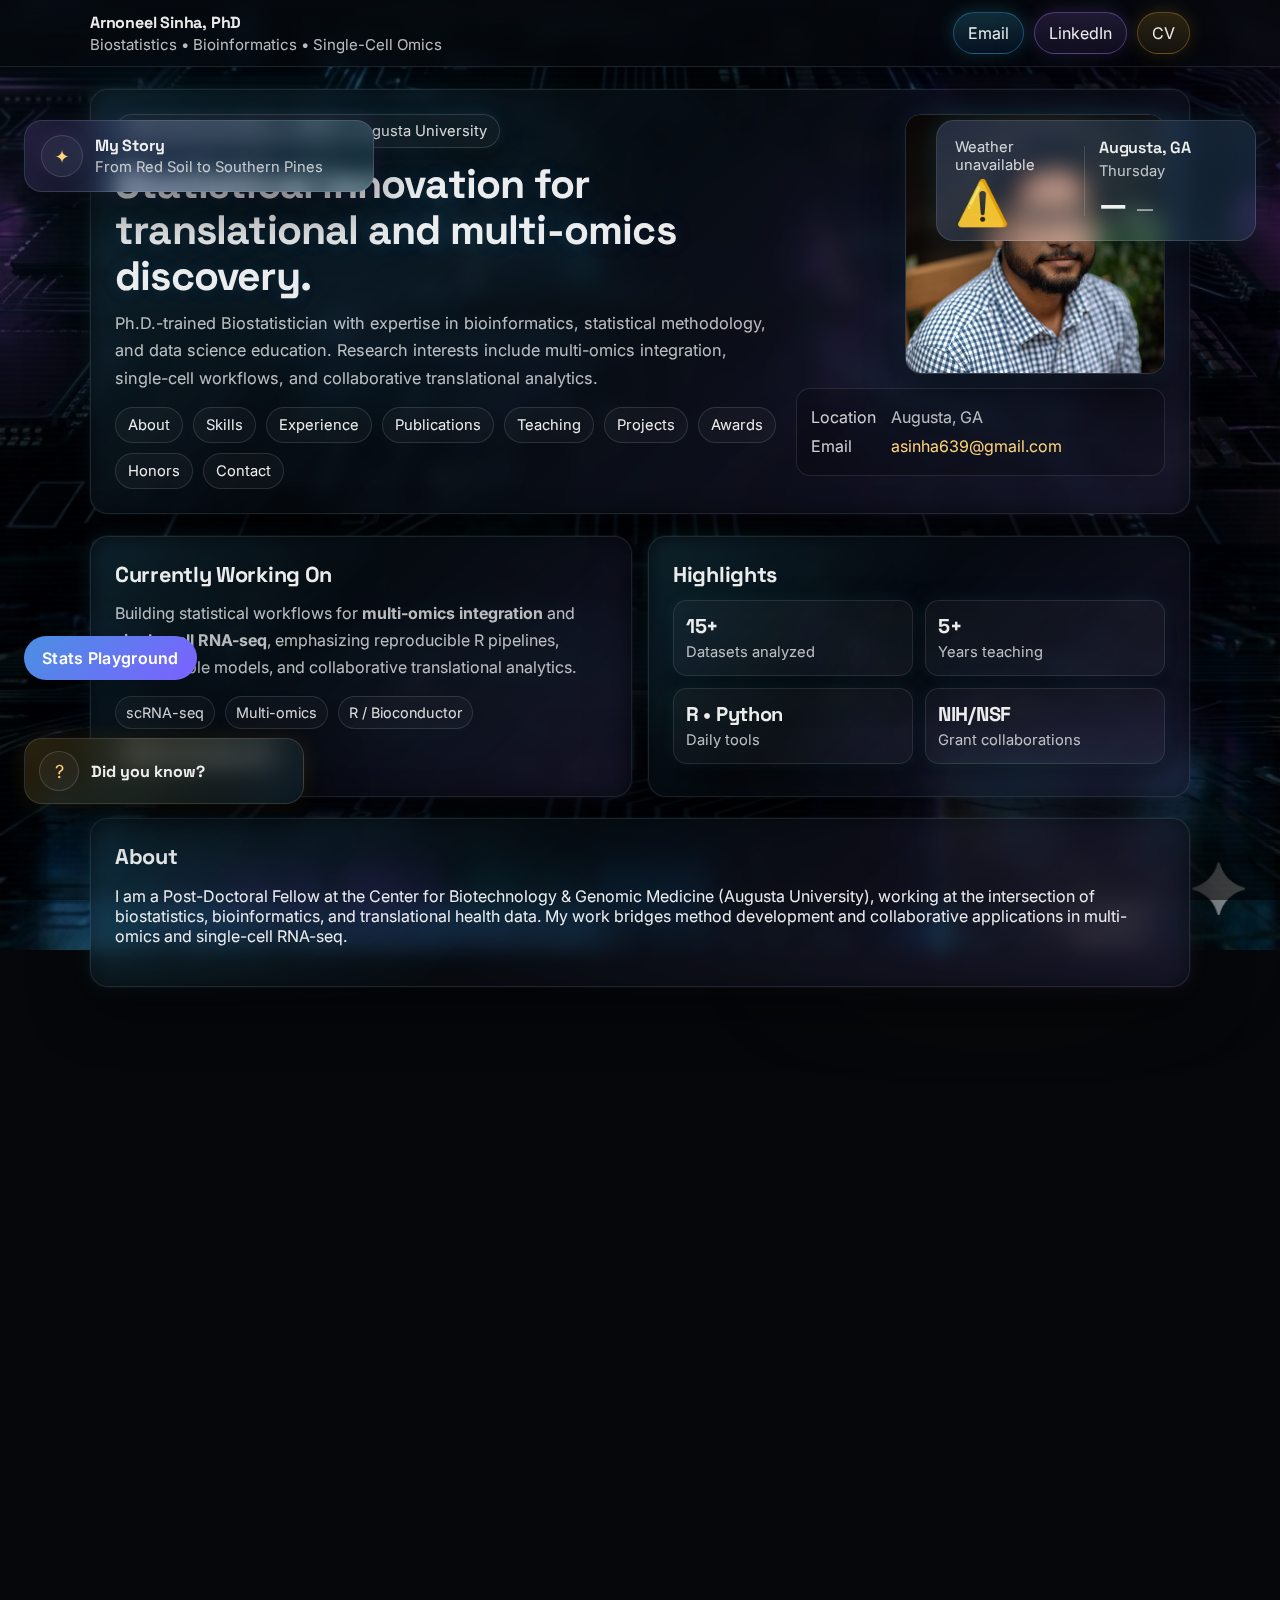
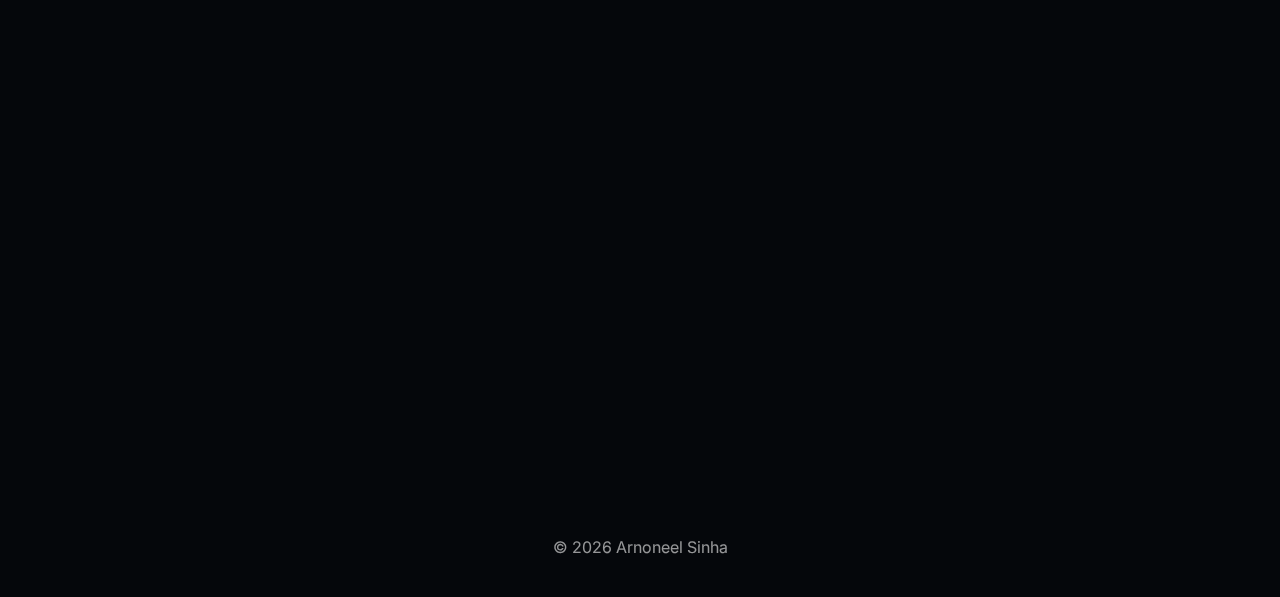
<file: index.html>
<!doctype html>
<html lang="en">
<head>
  <meta charset="utf-8" />
  <meta name="viewport" content="width=device-width, initial-scale=1" />
  <meta name="color-scheme" content="dark" />
  <meta name="theme-color" content="#070A0F" />

  <title>Arnoneel Sinha | Biostatistics & Bioinformatics</title>
  <link rel="icon" href="assets/img/favicon.png" />
  <link rel="stylesheet" href="assets/css/style.css" />

  <link rel="preconnect" href="https://fonts.googleapis.com">
  <link rel="preconnect" href="https://fonts.gstatic.com" crossorigin>
  <link
    href="https://fonts.googleapis.com/css2?family=Inter:wght@400;500;600;700&family=Space+Grotesk:wght@500;600;700&display=swap"
    rel="stylesheet"
  />
</head>

<body>
  <div class="bg-glow" aria-hidden="true"></div>

  <header class="topbar">
    <div class="topbar__inner container">
      <div class="brand">
        <div class="brand__title">Arnoneel Sinha, PhD</div>
        <div class="brand__subtitle">Biostatistics • Bioinformatics • Single-Cell Omics</div>
      </div>

      <nav class="topbar__actions" aria-label="Primary">
        <a class="btn btn--email" href="mailto:asinha639@gmail.com">Email</a>
        <a class="btn btn--linkedin" href="https://www.linkedin.com/in/arnoneelsinha" target="_blank" rel="noreferrer">LinkedIn</a>
        <a class="btn btn--primary" href="assets/files/CV_ArnoneelSinha.pdf" target="_blank" rel="noreferrer">CV</a>
      </nav>
    </div>
  </header>

  <main class="container">
    <section class="hero card">
      <div class="hero__left">
        <div class="kicker">Post-Doctoral Fellow • CBGM • Augusta University</div>

        <h1 class="hero__headline">
          Statistical innovation for translational and multi-omics discovery.
        </h1>

        <p class="hero__text">
          Ph.D.-trained Biostatistician with expertise in bioinformatics, statistical methodology, and data science education.
          Research interests include multi-omics integration, single-cell workflows, and collaborative translational analytics.
        </p>

        <div class="pillnav" aria-label="Section navigation">
          <a class="pill" href="#about">About</a>
          <a class="pill" href="#skills">Skills</a>
          <a class="pill" href="#experience">Experience</a>
          <a class="pill" href="#publications">Publications</a>
          <a class="pill" href="#teaching">Teaching</a>
          <a class="pill" href="#projects">Projects</a>
          <a class="pill" href="#awards">Awards</a>
          <a class="pill" href="#honors">Honors</a>          
          <a class="pill" href="#contact">Contact</a>
        </div>
      </div>

      <div class="hero__right">
        <img class="avatar" src="assets/img/headshot.jpg" alt="Headshot of Arnoneel Sinha" />
        <div class="meta">
          <div><span class="meta__label">Location</span>Augusta, GA</div>
          <div><span class="meta__label">Email</span><a href="mailto:asinha639@gmail.com">asinha639@gmail.com</a></div>
        </div>
      </div>
    </section>

    <!-- Focus + Highlights -->
    <section class="grid two">
      <div class="card section">
        <h2>Currently Working On</h2>
        <p class="focus-text">
          Building statistical workflows for <strong>multi-omics integration</strong> and
          <strong>single-cell RNA-seq</strong>, emphasizing reproducible R pipelines,
          interpretable models, and collaborative translational analytics.
        </p>

        <div class="focus-tags" aria-label="Focus areas">
          <span class="focus-tag">scRNA-seq</span>
          <span class="focus-tag">Multi-omics</span>
          <span class="focus-tag">R / Bioconductor</span>
          <span class="focus-tag">Method Development</span>
        </div>
      </div>

      <div class="card section">
        <h2>Highlights</h2>
        <div class="stats" role="list">
          <div class="stat" role="listitem">
            <div class="stat__num">15+</div>
            <div class="stat__label">Datasets analyzed</div>
          </div>
          <div class="stat" role="listitem">
            <div class="stat__num">5+</div>
            <div class="stat__label">Years teaching</div>
          </div>
          <div class="stat" role="listitem">
            <div class="stat__num">R • Python</div>
            <div class="stat__label">Daily tools</div>
          </div>
          <div class="stat" role="listitem">
            <div class="stat__num">NIH/NSF</div>
            <div class="stat__label">Grant collaborations</div>
          </div>
        </div>
      </div>
    </section>

    <section id="about" class="card section">
      <h2>About</h2>
      <p>
        I am a Post-Doctoral Fellow at the Center for Biotechnology &amp; Genomic Medicine (Augusta University),
        working at the intersection of biostatistics, bioinformatics, and translational health data.
        My work bridges method development and collaborative applications in multi-omics and single-cell RNA-seq.
      </p>
    </section>

    <section id="skills" class="card section">
      <h2>Skills</h2>
      <div class="grid two">
        <div>
          <h3>Core</h3>
          <ul class="bullets">
            <li>Hypothesis testing, regression, ANOVA, GLM, experimental design, sample size estimation</li>
            <li>Frequentist &amp; Bayesian modeling, mixed effects, time series, survival analysis</li>
            <li>Data cleaning, integration, visualization, reproducible workflows</li>
          </ul>
        </div>
        <div>
          <h3>Omics + Tools</h3>
          <ul class="bullets">
            <li>scRNA-seq end-to-end workflows (QC, clustering, DE, annotation, CellChat, scFEA)</li>
            <li>Bulk RNA-seq + proteomics; normalization and integration across platforms</li>
            <li>Seurat, DESeq2, Bioconductor, Cell Ranger, STAR, HTSeq, GSEA/Enrichr</li>
            <li>R, Python, SAS, Bash; SLURM/HPC; Git/GitHub; Shiny</li>
          </ul>
        </div>
      </div>
    </section>

    <section id="experience" class="card section">
      <h2>Experience</h2>

      <div class="item">
        <div class="item__top">
          <h3>Post-Doctoral Fellow — CBGM, Augusta University</h3>
          <div class="tag">Aug 2023 – Present</div>
        </div>
        <ul class="bullets">
          <li>Led analyses of 15+ scRNA-seq and bulk RNA-seq datasets; built R pipelines for DE, annotation, enrichment.</li>
          <li>Collaborated on NIH/NSF proposals and manuscripts; provided advanced statistical support in R/Python.</li>
          <li>Mentored graduate students in computational genomics projects.</li>
        </ul>
      </div>

      <div class="item">
        <div class="item__top">
          <h3>Graduate Research Assistant (Teaching Assistant) — Augusta University</h3>
          <div class="tag">Aug 2018 – Jul 2023</div>
        </div>
        <ul class="bullets">
          <li>Statistical consulting and instruction; experience in clinical trials, ML, and advanced modeling.</li>
        </ul>
      </div>
    </section>

    <section id="publications" class="card section">
      <h2>Publications &amp; Presentations</h2>

      <h3>Selected Publications</h3>
      <ul class="bullets">
        <li><strong>Arnoneel Sinha</strong>, Richard A. McIndoe. <em>cellivista: An Interactive Seurat-Based R Shiny App for Single-Cell RNA-seq Analysis</em>. (Research article, under preparation).</li>
        <li>Kimberly A. Rivera-Caraballo, Tae Jin Lee, <strong>Arnoneel Sinha</strong>, Marco Orecchioni, Rafal Pacholczyk, Karina Vázquez-
Arreguín, Shilpa Sharma, Kimya Jones, Kailash Vemuri, Upasana Sahu, Sara A. Murphy, Bangxing Hong, Ravindra
Kolhe, Ashok Sharma, Balveen Kaur; <em>Oncolytic HSV-1-Mediated JAG1 Blockade Induces Glioma Senescence-
Associated Secretory Phenotype to Increase Macrophage Activation and Cetuximab-Mediated Senolysis</em>. Cancer
Res 2025; https://doi.org/10.1158/0008-5472.CAN-25-1402</li>
        <li><strong>Sinha A</strong>, Chen J. <em>On the Detection of Multiple Change Points in a Sequence of Bivariate Normal Random Vectors
with Application to COVID-19 Data</em>. (Research article, under review)</li>
        <li><strong>Sinha A</strong>, Chen J. <em>On the Detection of Multiple Change Points in a Sequence of Bivariate Negative Binomial Random Vectors
with Application to COVID-19 Data</em>. (Research article, under review)</li>
<li> James JN, Frazier KB, Looney SW, <strong>Sinha A</strong>, Faigen AB. <em>Does a Difference Exists in Comprehensive Basic Science
Examination Scores of 4-Year versus 6-Year Oral-Maxillofacial Surgery Residents?</em> J Oral Maxillofac Surg. 2020
Sep;78(9):1459.e1-1459.e6. doi: 10.1016/j.joms.2020.04.007. Epub 2020 Apr 18. PMID: 32413336.</li>
      </ul>

      <h3>Selected Presentations</h3>
      <ul class="bullets">
        <li><strong>Arnoneel Sinha</strong> , Richard A. McIndoe. <em>cellivista: An Interactive Seurat-Based R Shiny App for Single-Cell RNA-seq
Analysis.</em> Health Sciences Fair and Expo, Augusta University, GA, 2025. (Poster presentation)</li>
        <li><strong>Arnoneel Sinha</strong>, Jie Chen. <em>Detecting Multiple Change Points in Bivariate Negative Binomial Model with Application
to COVID-19 Incidence and Death Counts.</em> Summer Research Conference, Southern Regional Council
on Statistics, Waco, TX, 2023. (Poster presentation)</li>
<li><strong>Arnoneel Sinha</strong>, Jie Chen. <em>Detecting Multiple Change Points in Bivariate Negative Binomial Model with Application
to COVID-19 Incidence and Death Counts.</em> The 3rd Annual Workshop: Emerging Data Science
Methods for Complex Biomedical and Cyber Data, Augusta University, Augusta, GA 2023. (5 minute presentation) </li>
<li> <strong>Arnoneel Sinha</strong>, Jie Chen. <em> of Multiple Change Points in Bivariate Data: Application to COVID-19
Incidence and Death Rates.</em> Summer Research Conference, Southern Regional Council on Statistics,
Jekyll Island, GA, 2022. (Poster presentation)</li>
      </ul>
    </section>

    <section id="teaching" class="card section">
      <h2>Teaching</h2>
      <div class="grid two">
        <div>
          <h3>Graduate</h3>
          <ul class="bullets">
            <li>Co-Instructor: Translational Genomics &amp; Proteomics (GNMD 8051), Spring 2025, 2026</li>
            <li>Co-Instructor: Computational Methods in Genomics &amp; Genetics (GNMD 8050), Fall 2024, 2025</li>
          </ul>
        </div>
        <div>
          <h3>Undergraduate</h3>
          <ul class="bullets">
            <li>Elementary Statistics (MATH 1401), Fall 2021</li>
            <li>Pre-Calculus (MATH 1113), Fall 2020; Spring 2021</li>
          </ul>
        </div>
      </div>
    </section>

    <section id="projects" class="card section">
      <h2>Current Projects</h2>
      <ul class="bullets">
        <li><strong>cellivista</strong> — User-friendly single-cell RNA-seq analysis tool in R/Shiny.</li>
        <li>LLM-based vs existing automated cell type annotation comparison (scRNA-seq).</li>
      </ul>
    </section>

    <section id="awards" class="card section">
      <h2>Awards</h2>
      <ul class="bullets">
        <li><em>'People’s Choice Award'</em> — 3MT, Augusta University (2023)</li>
        <li>NSF Travel Award — 3rd Annual Data Science Workshop, Augusta University (2023)</li>
        <li><em>'Student of the Year'</em>  — Biostatistics &amp; Data Science Division, Augusta University (2021–2022)</li>
        <li><em>‘Boyd Harshburger Travel Award’ </em> - Summer Research Conference, SRCOS (2022)</li>
      </ul>
    </section>

        <section id="honors" class="card section">
      <h2>Honors</h2>
      <ul class="bullets">
        <li>Member of the Augusta University Post-Doctoral Association, Augusta University (Fall 2024 - Present)</li>
        <li>Member of the Student Advisory Council, Enrollment & Student Affairs, Augusta University (Fall 2024 - Present)</li>
        <li>Member of the Graduate Student Council (GSC), Augusta University (Fall 2021 - Summer 2023)</li>
        <li>GSC representative on the The Graduate School - Faculty Council, Augusta University (Fall 2022 - Summer 2023)</li>
      </ul>
    </section>

    <section id="contact" class="card section">
      <h2>Contact</h2>
      <div class="contact">
        <a class="btn btn--primary" href="mailto:asinha639@gmail.com">asinha639@gmail.com</a>
        <a class="btn btn--ghost" href="https://www.linkedin.com/in/arnoneelsinha" target="_blank" rel="noreferrer">LinkedIn</a>
        <a class="btn btn--ghost" href="assets/files/CV_ArnoneelSinha.pdf" target="_blank" rel="noreferrer">CV PDF</a>
      </div>
    </section>

    <footer class="footer">
      <div>© <span id="year"></span> Arnoneel Sinha</div>
    </footer>
  </main>

  <!-- Back to top -->
  <button id="toTopBtn" aria-label="Back to top">↑</button>

    <!-- Floating Story Widget (Left) -->
  <a class="story-float" id="storyWidget" href="story.html" aria-label="Read my background story">
    <div class="story-float__icon" aria-hidden="true">✦</div>
    <div class="story-float__text">
      <div class="story-float__title">My Story</div>
      <div class="story-float__sub">From Red Soil to Southern Pines</div>
    </div>
  </a>

  <!-- Floating Weather Widget -->
  <aside class="wx-float" id="weatherWidget" aria-live="polite" tabindex="0">
    <div class="wx-float__left">
      <div class="wx-float__status" id="wxStatus">Loading…</div>
      <div class="wx-float__icon" id="wxIcon">⛅</div>
    </div>

    <div class="wx-float__divider" aria-hidden="true"></div>

    <div class="wx-float__right">
      <div class="wx-float__place">Augusta, GA</div>
      <div class="wx-float__day" id="wxDay">—</div>

      <div class="wx-float__temp">
        <span class="wx-float__tempMain" id="wxTemp">—</span>
        <span class="wx-float__tempSub" id="wxTempF">—</span>
      </div>
    </div>
  </aside>

  <!-- Floating Did You Know Widget (Bottom Left) -->
<a class="dyk-float" href="didyouknow.html" aria-label="Did you know? Daily note">
  <div class="dyk-float__icon" aria-hidden="true">?</div>
  <div class="dyk-float__text">
    <div class="dyk-float__title">Did you know?</div>
    <!-- <div class="dyk-float__sub" id="dykLine">Daily note</div> -->
  </div>
</a>

<a class="play-float" href="playground.html">
  <div>Stats Playground</div>
</a>

<script>
    // Footer year
    document.getElementById("year").textContent = new Date().getFullYear();

    // Back to top button
    const toTopBtn = document.getElementById("toTopBtn");
    window.addEventListener("scroll", () => {
      if (window.scrollY > 300) toTopBtn.classList.add("show");
      else toTopBtn.classList.remove("show");
    }, { passive: true });

    toTopBtn.addEventListener("click", () => {
      window.scrollTo({ top: 0, behavior: "smooth" });
    });

    // Scroll reveal
    const revealEls = document.querySelectorAll(".card, .item");
    revealEls.forEach(el => el.classList.add("reveal"));

    const io = new IntersectionObserver((entries) => {
      entries.forEach((entry) => {
        if (entry.isIntersecting) {
          entry.target.classList.add("is-visible");
          io.unobserve(entry.target);
        }
      });
    }, { threshold: 0.12 });

    revealEls.forEach(el => io.observe(el));

    // Weather widget (Augusta, GA) – Open-Meteo, no key
    const wxWidget = document.getElementById("weatherWidget");
    const wxStatus = document.getElementById("wxStatus");
    const wxIcon = document.getElementById("wxIcon");
    const wxDay = document.getElementById("wxDay");
    const wxTemp = document.getElementById("wxTemp");
    const wxTempF = document.getElementById("wxTempF");

    const AUGUSTA_GA = { lat: 33.4735, lon: -82.0105 };

    const dayName = (d = new Date()) =>
      d.toLocaleDateString(undefined, { weekday: "long" });

    const codeToTextIcon = (code) => {
      if (code === 0) return { text: "Clear", icon: "☀️" };
      if (code === 1 || code === 2) return { text: "Partly Cloudy", icon: "⛅" };
      if (code === 3) return { text: "Cloudy", icon: "☁️" };
      if (code === 45 || code === 48) return { text: "Fog", icon: "🌫️" };
      if ([51,53,55,56,57].includes(code)) return { text: "Drizzle", icon: "🌦️" };
      if ([61,63,65,66,67].includes(code)) return { text: "Rain", icon: "🌧️" };
      if ([71,73,75,77].includes(code)) return { text: "Snow", icon: "❄️" };
      if ([80,81,82].includes(code)) return { text: "Showers", icon: "🌦️" };
      if ([95,96,99].includes(code)) return { text: "Thunder", icon: "⛈️" };
      return { text: "Weather", icon: "🌡️" };
    };

    async function loadWeatherAugusta() {
      try {
        wxStatus.textContent = "Updating…";
        wxDay.textContent = dayName();

        const t = Date.now();
        const wxUrl =
          `https://api.open-meteo.com/v1/forecast?latitude=${AUGUSTA_GA.lat}&longitude=${AUGUSTA_GA.lon}` +
          `&current=temperature_2m,weather_code&temperature_unit=celsius&timezone=America%2FNew_York&t=${t}`;

        const res = await fetch(wxUrl, { cache: "no-store" });
        const data = await res.json();

        const tempC = data?.current?.temperature_2m;
        const code = data?.current?.weather_code;
        if (tempC === undefined || code === undefined) throw new Error("Weather data missing");

        const tempF = (tempC * 9) / 5 + 32;
        const { text, icon } = codeToTextIcon(code);

        wxStatus.textContent = text;
        wxIcon.textContent = icon;
        wxTemp.textContent = `${Math.round(tempC)}°C`;
        wxTempF.textContent = `${Math.round(tempF * 10) / 10} F`;
      } catch (e) {
        wxStatus.textContent = "Weather unavailable";
        wxIcon.textContent = "⚠️";
        wxDay.textContent = dayName();
        wxTemp.textContent = "—";
        wxTempF.textContent = "—";
        console.warn(e);
      }
    }

    loadWeatherAugusta();
    setInterval(loadWeatherAugusta, 10 * 60 * 1000);

    // Bubble -> pill on scroll; always bubble at very top
    function updateWeatherDock() {
      const collapseAfter = 120;
      if (window.scrollY <= 10) wxWidget.classList.remove("wx--collapsed");
      else if (window.scrollY > collapseAfter) wxWidget.classList.add("wx--collapsed");
    }

    window.addEventListener("scroll", updateWeatherDock, { passive: true });
    updateWeatherDock();

        // Story widget collapse on scroll
    const storyWidget = document.getElementById("storyWidget");

    function updateStoryDock() {
      const collapseAfter = 120;
      if (!storyWidget) return;

      if (window.scrollY <= 10) storyWidget.classList.remove("story--collapsed");
      else if (window.scrollY > collapseAfter) storyWidget.classList.add("story--collapsed");
    }

    window.addEventListener("scroll", updateStoryDock, { passive: true });
    updateStoryDock();
  </script>
</body>
</html>
</file>
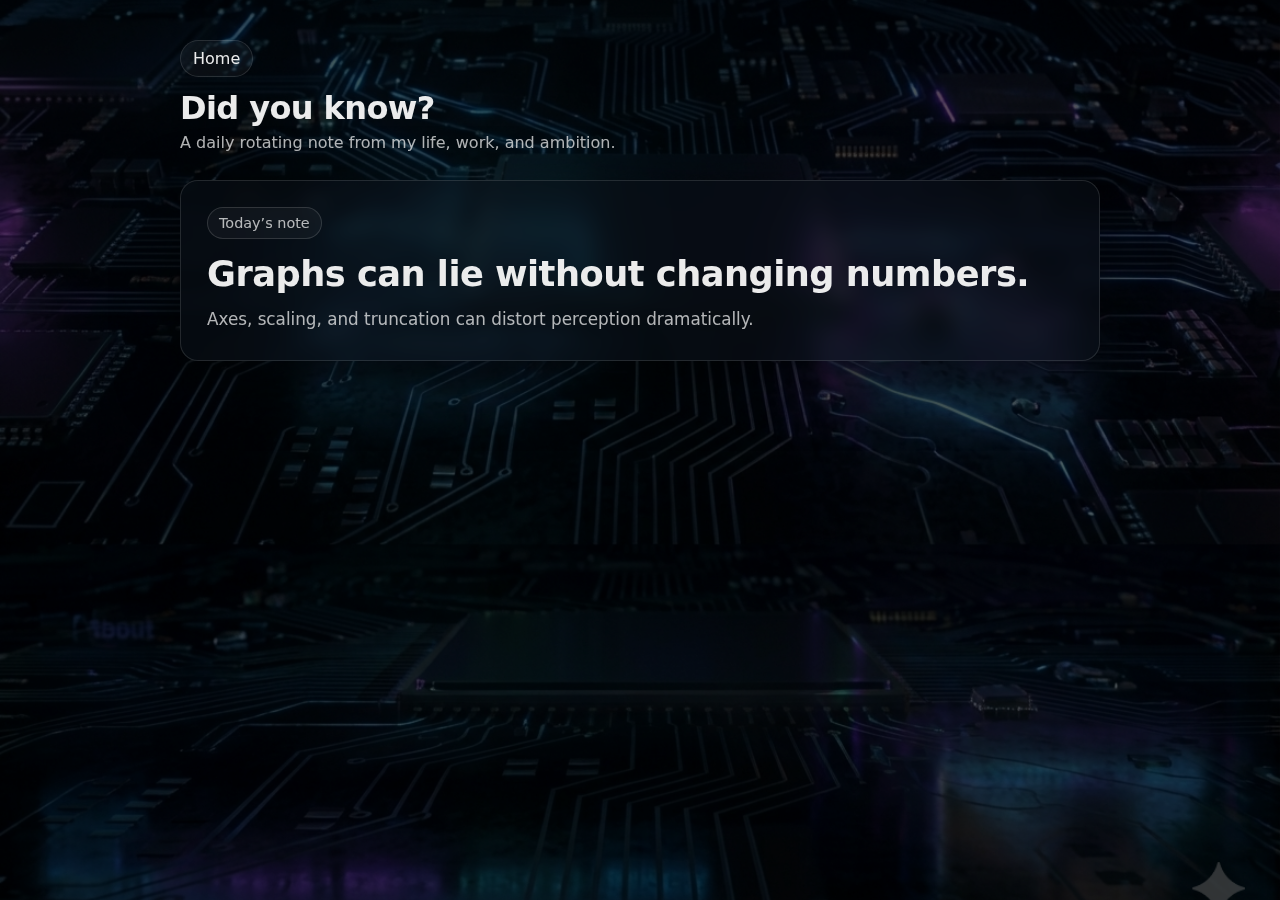
<file: didyouknow.html>
<!doctype html>
<html lang="en">
<head>
  <meta charset="utf-8" />
  <meta name="viewport" content="width=device-width, initial-scale=1" />
  <meta name="color-scheme" content="dark" />
  <meta name="theme-color" content="#070A0F" />

  <title>Did You Know? | Arnoneel Sinha</title>
  <link rel="icon" href="assets/img/favicon.png" />
  <link rel="stylesheet" href="assets/css/didyouknow.css" />
</head>

<body>
  <div class="wrap">
    <header class="top">
      <a class="back" href="index.html">Home</a>
      <div class="title">Did you know?</div>
      <div class="sub">A daily rotating note from my life, work, and ambition.</div>
    </header>

    <main class="card">
      <div class="badge">Today’s note</div>
      <h1 id="factTitle">Loading…</h1>
      <p id="factBody"></p>
      <!-- <div class="foot">Updates automatically at midnight.</div> -->
    </main>
  </div>

  <script>
const FACTS = [
  { title: "The word 'statistics' comes from politics.", body: "It originates from the Latin word status, meaning state. Early statistics was literally about governing." },

  { title: "Florence Nightingale was a statistician.", body: "She used data visualization to convince the British government to reform military hospitals." },

  { title: "The average person has more than the average number of friends.", body: "It’s called the friendship paradox. Your friends are likely more connected than you are." },

  { title: "Abraham Wald saved planes by ignoring bullet holes.", body: "He realized you should reinforce the places that weren’t hit. Survivorship bias in action." },

  { title: "A single p-value does not measure truth.", body: "It only measures how surprising your data would be if a specific assumption were true." },

  { title: "Randomness looks less random than you think.", body: "Humans expect patterns even in truly random sequences. That is why coin flips feel suspicious." },

  { title: "The normal distribution was once controversial.", body: "Not everyone believed errors should form a bell curve. It took decades to become standard." },

  { title: "Most people misunderstand averages.", body: "The mean, median, and mode answer very different questions." },

  { title: "Simpson’s paradox can reverse conclusions.", body: "A trend that appears in separate groups can disappear or reverse when groups are combined." },

  { title: "Regression to the mean explains many miracles.", body: "Extremely good or bad performances tend to move closer to average next time." },

  { title: "The birthday paradox surprises most people.", body: "In a group of just 23 people, there is over a 50 percent chance two share a birthday." },

  { title: "Correlation has fooled smart people for centuries.", body: "Ice cream sales and shark attacks both rise in summer. Temperature is the hidden variable." },

  { title: "Data visualization can change policy.", body: "Clear charts have historically influenced governments more than long reports." },

  { title: "Small samples lie more loudly.", body: "The smaller the sample, the more dramatic the fluctuations." },

  { title: "Bayesian statistics updates beliefs.", body: "Instead of fixed conclusions, it adjusts probabilities as new evidence arrives." },

  { title: "Most published findings are exaggerated.", body: "Effect sizes often shrink when studies are replicated." },

  { title: "Machine learning is statistics with better marketing.", body: "Under the hood, many ML methods are classical statistical ideas." },

  { title: "The law of large numbers is patient.", body: "Random fluctuations shrink only when the sample size grows sufficiently." },

  { title: "Outliers can be stories.", body: "Sometimes they are errors. Sometimes they are the most important observations." },

  { title: "Confidence intervals are often misunderstood.", body: "They do not mean there is a 95 percent chance the parameter lies in the interval." },

  { title: "The placebo effect is measurable.", body: "Belief alone can produce statistically significant changes." },

  { title: "Big data does not mean good data.", body: "Bias scales too." },

  { title: "Graphs can lie without changing numbers.", body: "Axes, scaling, and truncation can distort perception dramatically." },

  { title: "The first census was about taxes.", body: "Counting people has long been tied to governance and resources." },

  { title: "Randomized trials were once radical.", body: "The idea of random assignment in medicine faced resistance early on." },

  { title: "Most models are wrong.", body: "Some are useful. That is the actual quote." },

  { title: "Standard deviation measures spread, not uncertainty.", body: "It describes variation within data, not the precision of your estimate." },

  { title: "AI still relies on probability.", body: "Behind the scenes, it is mostly structured uncertainty." },

  { title: "Humans are terrible at estimating risk.", body: "We fear rare dramatic events and ignore common silent ones." },

  { title: "Data cleaning takes most of the time.", body: "The glamorous part is modeling. The real work is preparation." },

  { title: "A single number rarely tells the whole story.", body: "Context is the hidden variable in almost everything." }
];

    function localDayKey(d = new Date()){
      const y = d.getFullYear();
      const m = String(d.getMonth() + 1).padStart(2, "0");
      const day = String(d.getDate()).padStart(2, "0");
      return `${y}-${m}-${day}`;
    }

    // Deterministic daily pick (changes at midnight automatically)
    function pickDailyFact(){
      const today = new Date();
      const index = (today.getFullYear() * 10000 + (today.getMonth()+1) * 100 + today.getDate()) % FACTS.length;
      return FACTS[index];
    }

    function render(){
      const fact = pickDailyFact();
      document.getElementById("factTitle").textContent = fact.title;
      document.getElementById("factBody").textContent = fact.body;
    }

    render();

    // Optional: if the tab stays open across midnight, update shortly after midnight
    function msUntilNextMidnight(){
      const now = new Date();
      const next = new Date(now);
      next.setHours(24,0,2,0); // 2 seconds after midnight
      return next - now;
    }

    setTimeout(function tick(){
      render();
      setTimeout(tick, msUntilNextMidnight());
    }, msUntilNextMidnight());
  </script>
</body>
</html>
</file>
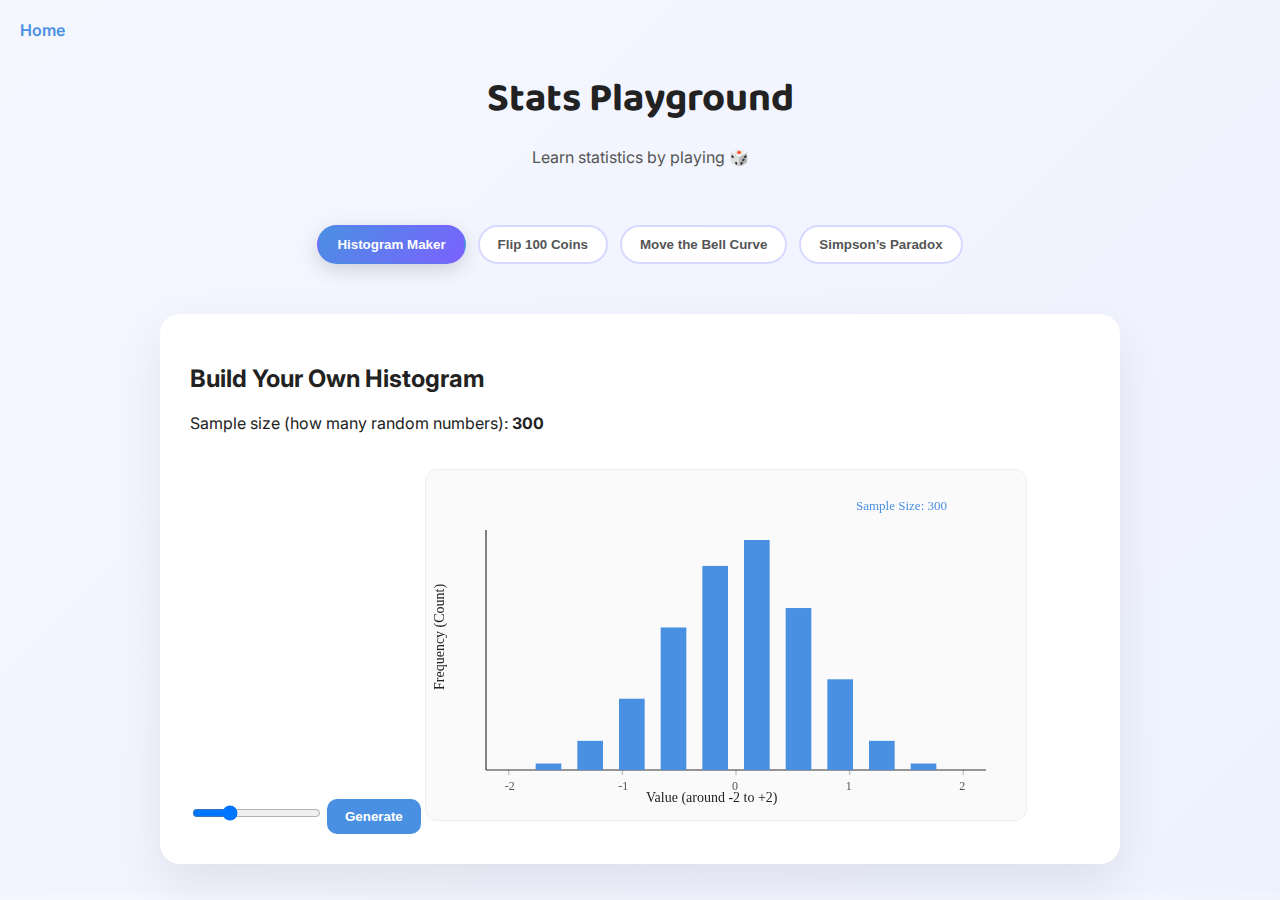
<file: playground.html>
<!doctype html>
<html lang="en">
<head>
  <meta charset="utf-8" />
  <meta name="viewport" content="width=device-width, initial-scale=1" />
  <title>Stats Playground</title>
  <link rel="stylesheet" href="assets/css/playground.css" />
</head>

<body>
  <header class="top">
    <a href="index.html" class="home">Home</a>
    <h1>Stats Playground</h1>
    <p>Learn statistics by playing 🎲</p>
  </header>

  <div class="tabs" role="tablist" aria-label="Stats Playground Tabs">
    <button class="tab active" data-tab="hist" role="tab" aria-selected="true">Histogram Maker</button>
    <button class="tab" data-tab="coins" role="tab" aria-selected="false">Flip 100 Coins</button>
    <button class="tab" data-tab="bell" role="tab" aria-selected="false">Move the Bell Curve</button>
    <button class="tab" data-tab="paradox" role="tab" aria-selected="false">Simpson’s Paradox</button>
  </div>

  <div class="container">
    <!-- Histogram -->
    <section class="panel active" id="hist" role="tabpanel">
      <h2>Build Your Own Histogram</h2>
      <p>
        Sample size (how many random numbers):
        <strong><span id="histN">300</span></strong>
      </p>

      <input type="range" id="histRange" min="50" max="1000" value="300" />
      <button id="histBtn" type="button">Generate</button>

      <canvas id="histCanvas"></canvas>
    </section>

    <!-- Coins -->
    <section class="panel" id="coins" role="tabpanel">
      <h2>Flip 100 Coins</h2>
      <button id="coinBtn" type="button">Flip!</button>
      <p id="coinResult"></p>
      <div id="coinGrid" aria-label="Coin flip results"></div>
    </section>

    <!-- Bell Curve -->
    <section class="panel" id="bell" role="tabpanel">
      <h2>Move the Bell Curve</h2>

      <label>
        Mean:
        <input type="range" id="meanSlider" min="-5" max="5" step="0.5" value="0" />
      </label>

      <label style="margin-left:12px;">
        Spread:
        <input type="range" id="stdSlider" min="0.5" max="3" step="0.1" value="1" />
      </label>

      <canvas id="bellCanvas"></canvas>
    </section>

    <!-- Simpson -->
    <section class="panel" id="paradox" role="tabpanel">
      <h2>Simpson’s Paradox</h2>
      <p>Two groups both improve… but together they look worse!</p>
      <button id="paradoxBtn" type="button">Show Example</button>
      <div id="paradoxText"></div>
    </section>
  </div>

  <script>
    // ---------- Tabs ----------
    const tabs = Array.from(document.querySelectorAll(".tab"));
    const panels = Array.from(document.querySelectorAll(".panel"));

    function activateTab(tabBtn){
      tabs.forEach(b => {
        b.classList.remove("active");
        b.setAttribute("aria-selected", "false");
      });
      panels.forEach(p => p.classList.remove("active"));

      tabBtn.classList.add("active");
      tabBtn.setAttribute("aria-selected", "true");

      const panel = document.getElementById(tabBtn.dataset.tab);
      panel.classList.add("active");

      // redraw bell curve after it becomes visible
      if(tabBtn.dataset.tab === "bell"){
        setTimeout(drawBell, 60);
      }
    }

    tabs.forEach(btn => btn.addEventListener("click", () => activateTab(btn)));

    // ---------- Histogram ----------
    const histRange = document.getElementById("histRange");
    const histN = document.getElementById("histN");
    const histBtn = document.getElementById("histBtn");

    histRange.addEventListener("input", () => {
      histN.textContent = histRange.value;
    });

    function generateHistogram(){
      const n = parseInt(histRange.value, 10);
      const canvas = document.getElementById("histCanvas");
      const ctx = canvas.getContext("2d");

      canvas.width = 600;
      canvas.height = 350;
      ctx.clearRect(0, 0, canvas.width, canvas.height);

      // bell-ish random numbers around 0 (rough range -2 to +2)
      const data = Array.from({length: n}, () =>
        (Math.random() + Math.random() + Math.random() + Math.random()) - 2
      );

      const bins = 12;
      const minX = -2.2, maxX = 2.2;
      const binWidth = (maxX - minX) / bins;

      const counts = Array(bins).fill(0);
      data.forEach(v => {
        const idx = Math.floor((v - minX) / binWidth);
        if(idx >= 0 && idx < bins) counts[idx]++;
      });

      const maxCount = Math.max(...counts);

      // axes
      ctx.strokeStyle = "#333";
      ctx.lineWidth = 1.2;
      ctx.beginPath();
      ctx.moveTo(60, 300);
      ctx.lineTo(560, 300);  // x-axis
      ctx.moveTo(60, 300);
      ctx.lineTo(60, 60);    // y-axis
      ctx.stroke();

      // labels
      ctx.fillStyle = "#222";
      ctx.font = "14px Inter";
      ctx.fillText("Value (around -2 to +2)", 220, 332);

      ctx.save();
      ctx.translate(18, 220);
      ctx.rotate(-Math.PI / 2);
      ctx.fillText("Frequency (Count)", 0, 0);
      ctx.restore();

      // ticks on x-axis
      ctx.fillStyle = "#555";
      ctx.font = "12px Inter";
      for(let t = -2; t <= 2; t++){
        const x = 60 + ((t - minX) / (maxX - minX)) * 500;
        ctx.beginPath();
        ctx.moveTo(x, 300);
        ctx.lineTo(x, 305);
        ctx.strokeStyle = "rgba(0,0,0,0.25)";
        ctx.stroke();
        ctx.fillText(String(t), x - 4, 320);
      }

      // bars
      const plotW = 500;
      const plotH = 230;

      counts.forEach((c, i) => {
        const h = (c / maxCount) * plotH;
        const x = 60 + (i * (plotW / bins)) + 8;
        const w = (plotW / bins) - 16;
        const y = 300 - h;

        ctx.fillStyle = "#4a90e2";
        ctx.fillRect(x, y, w, h);
      });

      // sample size label
      ctx.fillStyle = "#4a90e2";
      ctx.font = "13px Inter";
      ctx.fillText("Sample Size: " + n, 430, 40);
    }

    histBtn.addEventListener("click", generateHistogram);
    generateHistogram();

    // ---------- Coins ----------
    const coinBtn = document.getElementById("coinBtn");
    const coinGrid = document.getElementById("coinGrid");
    const coinResult = document.getElementById("coinResult");

    function flipCoins(){
      coinGrid.innerHTML = "";
      let heads = 0;

      for(let i = 0; i < 100; i++){
        const isHead = Math.random() < 0.5;
        if(isHead) heads++;

        const span = document.createElement("span");
        span.textContent = isHead ? "H" : "T";
        span.className = "coin " + (isHead ? "coin--h" : "coin--t");
        coinGrid.appendChild(span);
      }

      coinResult.textContent = "Heads: " + heads + " | Tails: " + (100 - heads);
    }

    coinBtn.addEventListener("click", flipCoins);

    // ---------- Bell Curve ----------
    const meanSlider = document.getElementById("meanSlider");
    const stdSlider  = document.getElementById("stdSlider");

    function drawBell(){
      const mean = parseFloat(meanSlider.value);
      const std  = parseFloat(stdSlider.value);

      const canvas = document.getElementById("bellCanvas");
      const ctx = canvas.getContext("2d");

      canvas.width = 600;
      canvas.height = 350;
      ctx.clearRect(0, 0, canvas.width, canvas.height);

      // axes
      ctx.strokeStyle = "#333";
      ctx.lineWidth = 1.2;
      ctx.beginPath();
      ctx.moveTo(60, 300);
      ctx.lineTo(560, 300);
      ctx.moveTo(60, 300);
      ctx.lineTo(60, 60);
      ctx.stroke();

      // labels
      ctx.fillStyle = "#222";
      ctx.font = "14px Inter";
      ctx.fillText("Value", 295, 332);

      ctx.save();
      ctx.translate(18, 230);
      ctx.rotate(-Math.PI / 2);
      ctx.fillText("Probability Density", 0, 0);
      ctx.restore();

      // x ticks
      ctx.fillStyle = "#555";
      ctx.font = "12px Inter";
      for(let t = -5; t <= 5; t += 2.5){
        const x = 60 + ((t + 5) / 10) * 500;
        ctx.beginPath();
        ctx.moveTo(x, 300);
        ctx.lineTo(x, 305);
        ctx.strokeStyle = "rgba(0,0,0,0.25)";
        ctx.stroke();
        ctx.fillText(String(t), x - 8, 320);
      }

      // curve
      ctx.beginPath();
      for(let x = -5; x <= 5; x += 0.05){
        const y = (1 / (std * Math.sqrt(2 * Math.PI))) *
                  Math.exp(-0.5 * Math.pow((x - mean) / std, 2));

        const px = 60 + ((x + 5) / 10) * 500;
        const py = 300 - (y * 260); // scale
        if(x === -5) ctx.moveTo(px, py);
        else ctx.lineTo(px, py);
      }

      ctx.strokeStyle = "#e26a6a";
      ctx.lineWidth = 3;
      ctx.stroke();

      // readout
      ctx.fillStyle = "#e26a6a";
      ctx.font = "13px Inter";
      ctx.fillText("Mean: " + mean, 430, 40);
      ctx.fillText("Spread: " + std, 430, 60);
    }

    meanSlider.addEventListener("input", drawBell);
    stdSlider.addEventListener("input", drawBell);

    // draw once (works if bell is hidden; we redraw on tab open too)
    drawBell();

    // ---------- Simpson ----------
    const paradoxBtn = document.getElementById("paradoxBtn");
    const paradoxText = document.getElementById("paradoxText");

    function showParadox(){
      paradoxText.innerHTML =
        "<p><strong>Group A</strong>: 90% success</p>" +
        "<p><strong>Group B</strong>: 80% success</p>" +
        "<p style='margin-top:10px;'><strong>Combined</strong>: 70% success 😲</p>" +
        "<p style='margin-top:10px;'>Context matters!</p>";
    }

    paradoxBtn.addEventListener("click", showParadox);
  </script>
</body>
</html>
</file>
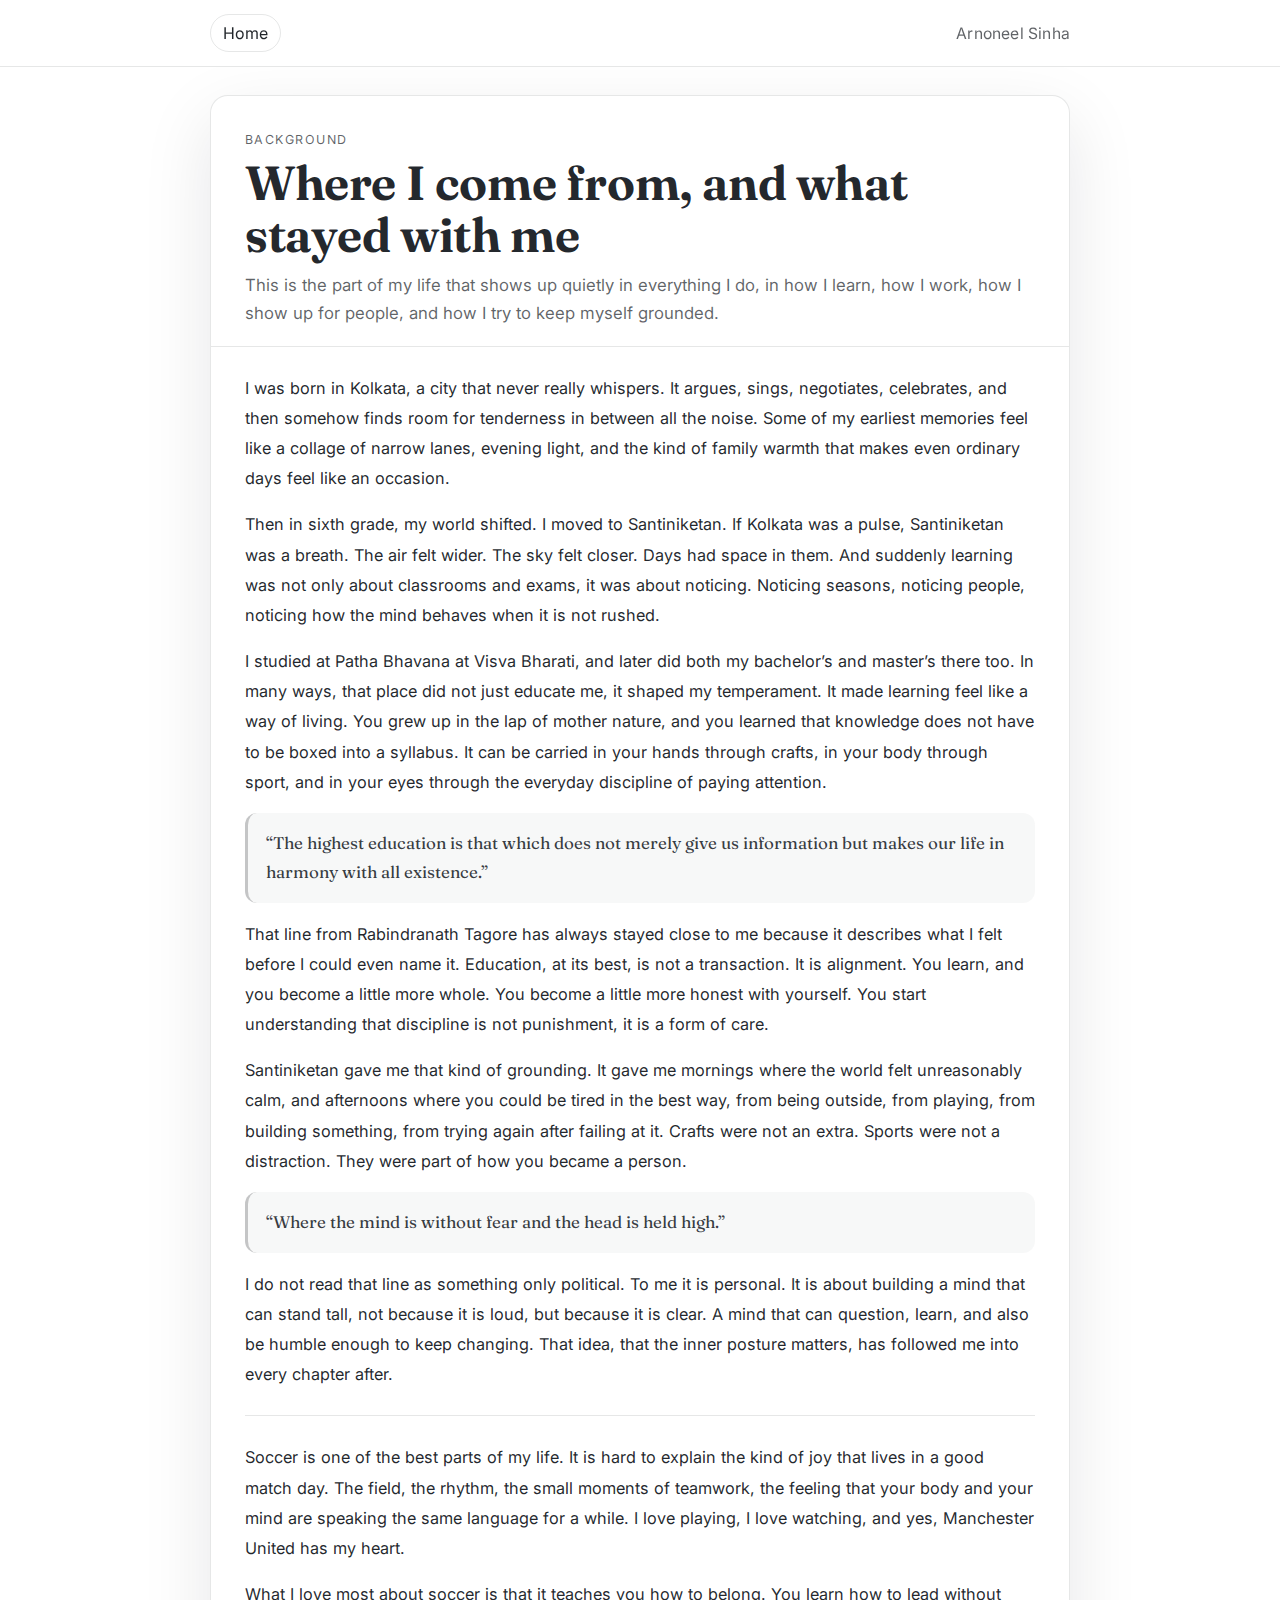
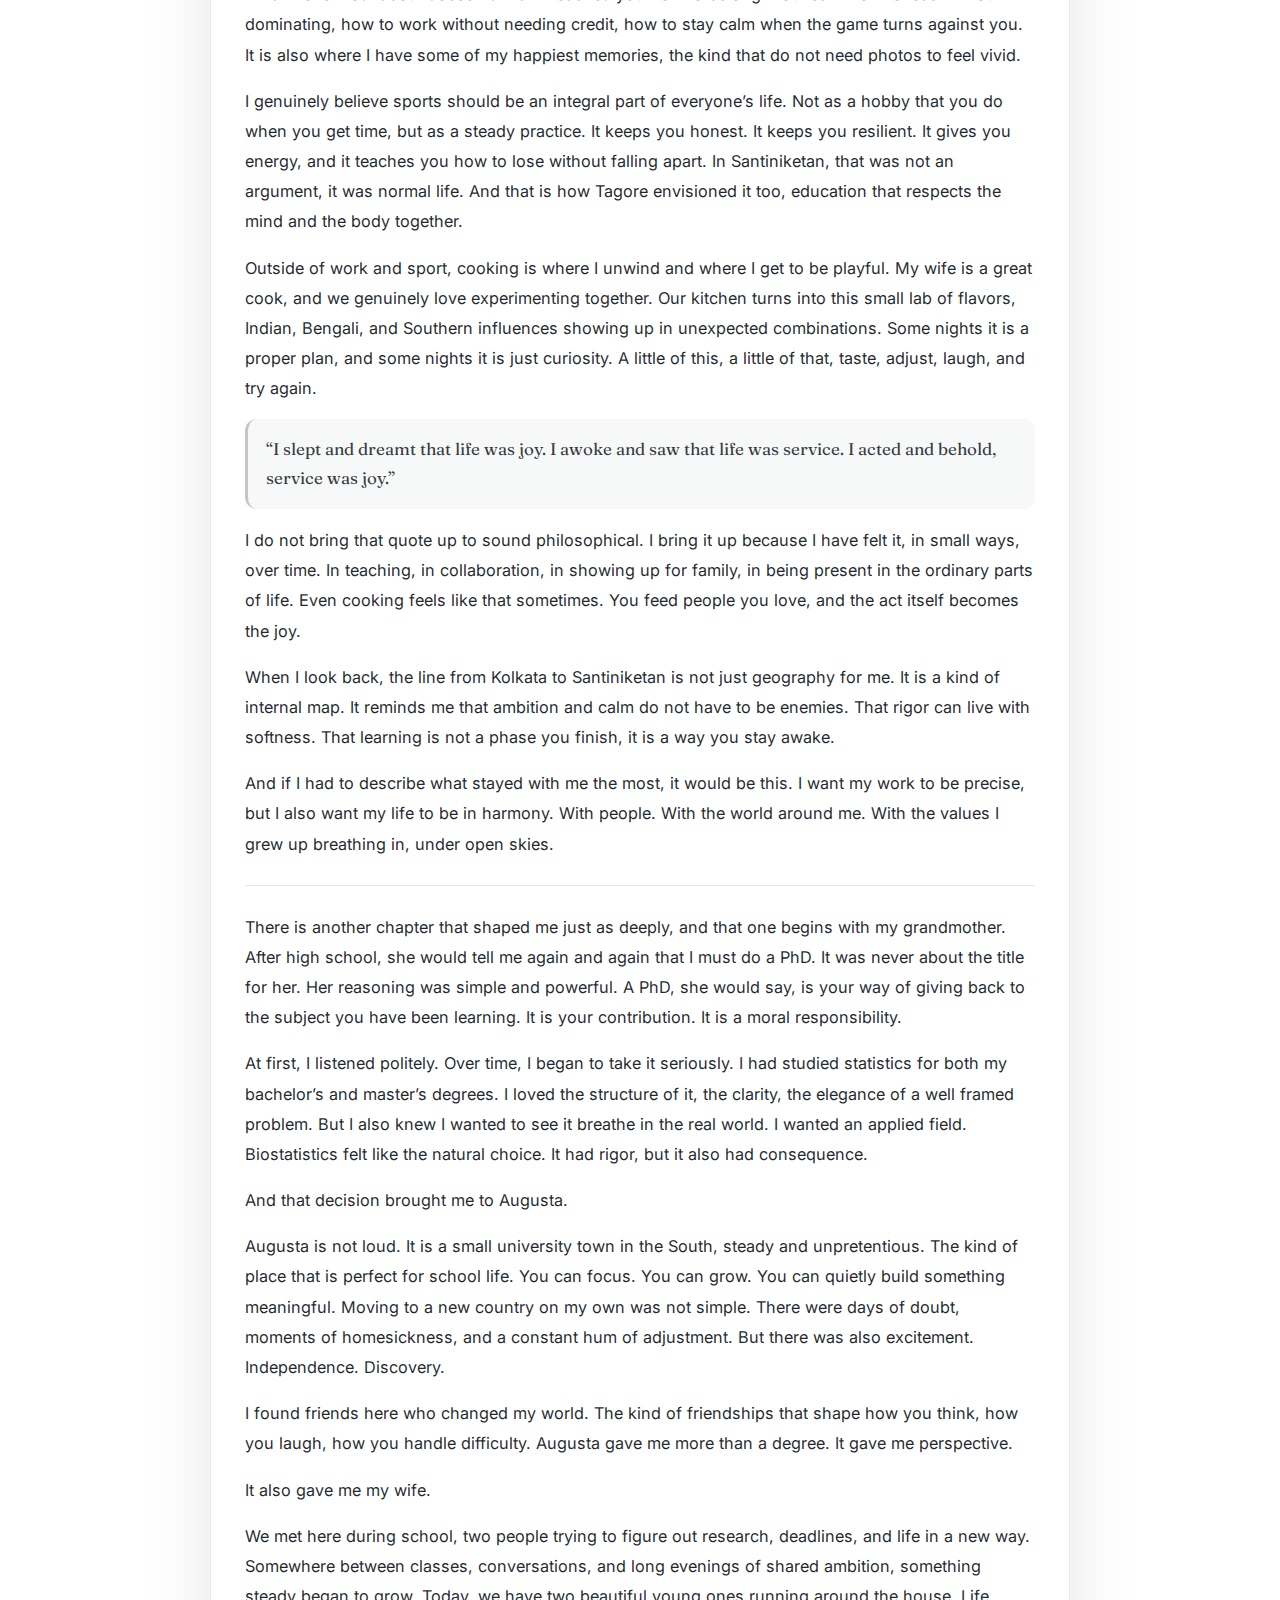
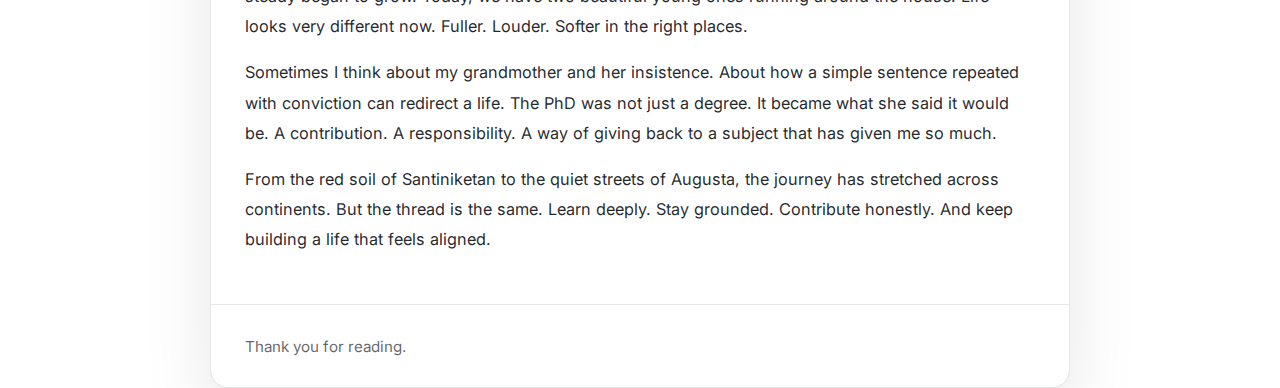
<file: story.html>
<!doctype html>
<html lang="en">
<head>
  <meta charset="utf-8" />
  <meta name="viewport" content="width=device-width, initial-scale=1" />
  <meta name="color-scheme" content="light" />
  <meta name="theme-color" content="#ffffff" />

  <title>My Story | Arnoneel Sinha</title>
  <link rel="icon" href="assets/img/favicon.png" />
  <link rel="stylesheet" href="assets/css/story.css" />

  <link rel="preconnect" href="https://fonts.googleapis.com">
  <link rel="preconnect" href="https://fonts.gstatic.com" crossorigin>
  <link href="https://fonts.googleapis.com/css2?family=Inter:wght@400;500;600&family=Fraunces:opsz,wght@9..144,500;9..144,650&display=swap" rel="stylesheet">
</head>

<body>
  <header class="top">
    <div class="wrap">
      <a class="back" href="index.html" aria-label="Back to home">Home</a>
      <div class="brand">Arnoneel Sinha</div>
    </div>
  </header>

  <main class="wrap">
    <article class="paper">
      <header class="hero">
        <p class="kicker">Background</p>
        <h1>Where I come from, and what stayed with me</h1>
        <p class="lede">
          This is the part of my life that shows up quietly in everything I do, in how I learn, how I work,
          how I show up for people, and how I try to keep myself grounded.
        </p>
      </header>

      <section class="prose">
        <p>
          I was born in Kolkata, a city that never really whispers. It argues, sings, negotiates, celebrates,
          and then somehow finds room for tenderness in between all the noise. Some of my earliest memories feel
          like a collage of narrow lanes, evening light, and the kind of family warmth that makes even ordinary
          days feel like an occasion.
        </p>

        <p>
          Then in sixth grade, my world shifted. I moved to Santiniketan. If Kolkata was a pulse, Santiniketan was
          a breath. The air felt wider. The sky felt closer. Days had space in them. And suddenly learning was not
          only about classrooms and exams, it was about noticing. Noticing seasons, noticing people, noticing how
          the mind behaves when it is not rushed.
        </p>

        <p>
          I studied at Patha Bhavana at Visva Bharati, and later did both my bachelor’s and master’s there too.
          In many ways, that place did not just educate me, it shaped my temperament. It made learning feel like a
          way of living. You grew up in the lap of mother nature, and you learned that knowledge does not have to
          be boxed into a syllabus. It can be carried in your hands through crafts, in your body through sport,
          and in your eyes through the everyday discipline of paying attention.
        </p>

        <p class="quote">
          “The highest education is that which does not merely give us information but makes our life in harmony with all existence.”
        </p>

        <p>
          That line from Rabindranath Tagore has always stayed close to me because it describes what I felt before I
          could even name it. Education, at its best, is not a transaction. It is alignment. You learn, and you become
          a little more whole. You become a little more honest with yourself. You start understanding that discipline is
          not punishment, it is a form of care.
        </p>

        <p>
          Santiniketan gave me that kind of grounding. It gave me mornings where the world felt unreasonably calm, and
          afternoons where you could be tired in the best way, from being outside, from playing, from building something,
          from trying again after failing at it. Crafts were not an extra. Sports were not a distraction. They were part
          of how you became a person.
        </p>

        <p class="quote">
          “Where the mind is without fear and the head is held high.”
        </p>

        <p>
          I do not read that line as something only political. To me it is personal. It is about building a mind that can
          stand tall, not because it is loud, but because it is clear. A mind that can question, learn, and also be humble
          enough to keep changing. That idea, that the inner posture matters, has followed me into every chapter after.
        </p>

        <hr class="rule" />

        <p>
          Soccer is one of the best parts of my life. It is hard to explain the kind of joy that lives in a good match day.
          The field, the rhythm, the small moments of teamwork, the feeling that your body and your mind are speaking the
          same language for a while. I love playing, I love watching, and yes, Manchester United has my heart.
        </p>

        <p>
          What I love most about soccer is that it teaches you how to belong. You learn how to lead without dominating,
          how to work without needing credit, how to stay calm when the game turns against you. It is also where I have
          some of my happiest memories, the kind that do not need photos to feel vivid.
        </p>

        <p>
          I genuinely believe sports should be an integral part of everyone’s life. Not as a hobby that you do when you
          get time, but as a steady practice. It keeps you honest. It keeps you resilient. It gives you energy, and it
          teaches you how to lose without falling apart. In Santiniketan, that was not an argument, it was normal life.
          And that is how Tagore envisioned it too, education that respects the mind and the body together.
        </p>

        <p>
          Outside of work and sport, cooking is where I unwind and where I get to be playful. My wife is a great cook,
          and we genuinely love experimenting together. Our kitchen turns into this small lab of flavors, Indian, Bengali,
          and Southern influences showing up in unexpected combinations. Some nights it is a proper plan, and some nights
          it is just curiosity. A little of this, a little of that, taste, adjust, laugh, and try again.
        </p>

        <p class="quote">
          “I slept and dreamt that life was joy. I awoke and saw that life was service. I acted and behold, service was joy.”
        </p>

        <p>
          I do not bring that quote up to sound philosophical. I bring it up because I have felt it, in small ways, over
          time. In teaching, in collaboration, in showing up for family, in being present in the ordinary parts of life.
          Even cooking feels like that sometimes. You feed people you love, and the act itself becomes the joy.
        </p>

        <p>
          When I look back, the line from Kolkata to Santiniketan is not just geography for me. It is a kind of internal map.
          It reminds me that ambition and calm do not have to be enemies. That rigor can live with softness. That learning is
          not a phase you finish, it is a way you stay awake.
        </p>

        <p>
          And if I had to describe what stayed with me the most, it would be this. I want my work to be precise, but I also
          want my life to be in harmony. With people. With the world around me. With the values I grew up breathing in, under
          open skies.
        </p>

        <hr class="rule" />

<p>
  There is another chapter that shaped me just as deeply, and that one begins with my grandmother. After high school, she would tell me again and again that I must do a PhD. It was never about the title for her. Her reasoning was simple and powerful. A PhD, she would say, is your way of giving back to the subject you have been learning. It is your contribution. It is a moral responsibility.
</p>

<p>
  At first, I listened politely. Over time, I began to take it seriously. I had studied statistics for both my bachelor’s and master’s degrees. I loved the structure of it, the clarity, the elegance of a well framed problem. But I also knew I wanted to see it breathe in the real world. I wanted an applied field. Biostatistics felt like the natural choice. It had rigor, but it also had consequence.
</p>

<p>
  And that decision brought me to Augusta.
</p>

<p>
  Augusta is not loud. It is a small university town in the South, steady and unpretentious. The kind of place that is perfect for school life. You can focus. You can grow. You can quietly build something meaningful. Moving to a new country on my own was not simple. There were days of doubt, moments of homesickness, and a constant hum of adjustment. But there was also excitement. Independence. Discovery.
</p>

<p>
  I found friends here who changed my world. The kind of friendships that shape how you think, how you laugh, how you handle difficulty. Augusta gave me more than a degree. It gave me perspective.
</p>

<p>
  It also gave me my wife.
</p>

<p>
  We met here during school, two people trying to figure out research, deadlines, and life in a new way. Somewhere between classes, conversations, and long evenings of shared ambition, something steady began to grow. Today, we have two beautiful young ones running around the house. Life looks very different now. Fuller. Louder. Softer in the right places.
</p>

<p>
  Sometimes I think about my grandmother and her insistence. About how a simple sentence repeated with conviction can redirect a life. The PhD was not just a degree. It became what she said it would be. A contribution. A responsibility. A way of giving back to a subject that has given me so much.
</p>

<p>
  From the red soil of Santiniketan to the quiet streets of Augusta, the journey has stretched across continents. But the thread is the same. Learn deeply. Stay grounded. Contribute honestly. And keep building a life that feels aligned.
</p>
      </section>

      <footer class="endnote">
        <p>Thank you for reading.</p>
      </footer>
    </article>
  </main>
</body>
</html>
</file>
<file: assets/css/style.css>
/* =========================
   Neon Glass Personal Site (Clean)
   ========================= */

:root{
  --bg: #05070b;
  --text: rgba(255,255,255,0.92);
  --muted: rgba(255,255,255,0.72);

  --border: rgba(255,255,255,0.12);
  --border-strong: rgba(255,255,255,0.18);
  --glass: rgba(10, 14, 22, 0.55);

  --gold: #f0b429;
  --gold-2: #ffd37a;

  --neon-cyan: rgba(70, 220, 255, 0.95);
  --neon-purple: rgba(170, 120, 255, 0.95);
  --neon-cyan-soft: rgba(70, 220, 255, 0.22);
  --neon-purple-soft: rgba(170, 120, 255, 0.18);

  --radius: 18px;
  --radius-sm: 14px;
  --max: 1100px;

  --font-body: Inter, ui-sans-serif, system-ui, -apple-system, Segoe UI, Roboto, Helvetica, Arial;
  --font-display: "Space Grotesk", Inter, ui-sans-serif, system-ui, -apple-system, Segoe UI, Roboto, Helvetica, Arial;

  --ease: cubic-bezier(.2,.8,.2,1);
  --dur: 220ms;

  --shadow-lg: 0 30px 80px rgba(0,0,0,0.55);
  --shadow-md: 0 16px 40px rgba(0,0,0,0.45);
}

*{ box-sizing:border-box; }
html{ height:100%; scroll-behavior:smooth; }
body{ min-height:100%; margin:0; }

body{
  font-family: var(--font-body);
  color: var(--text);
  background: var(--bg) url("../img/bg.png") center/cover fixed no-repeat;
}

a{ color: var(--gold-2); text-decoration:none; }
a:hover{ text-decoration:underline; }

.container{
  width: min(var(--max), calc(100% - 32px));
  margin: 0 auto;
}

/* =========================
   Background overlays
   ========================= */

body::before{
  content:"";
  position: fixed;
  inset: 0;
  pointer-events: none;
  z-index: 0;
  background:
    radial-gradient(900px 500px at 20% 15%, rgba(0,0,0,0.35), transparent 60%),
    radial-gradient(900px 500px at 80% 25%, rgba(0,0,0,0.45), transparent 60%),
    linear-gradient(180deg, rgba(0,0,0,0.60), rgba(0,0,0,0.55));
}

body::after{
  content:"";
  position: fixed;
  inset: 0;
  pointer-events: none;
  z-index: 0;
  opacity: 0.12;
  mix-blend-mode: screen;
  background: repeating-linear-gradient(
    to bottom,
    rgba(255,255,255,0.06) 0px,
    rgba(255,255,255,0.00) 2px,
    rgba(255,255,255,0.00) 6px
  );
}

/* Ambient animated glow layer */
.bg-glow{
  position: fixed;
  inset: -20%;
  pointer-events: none;
  z-index: 0;
  opacity: 0.22;
  background:
    radial-gradient(600px 420px at 20% 30%, rgba(70,220,255,0.22), transparent 60%),
    radial-gradient(700px 520px at 85% 20%, rgba(170,120,255,0.18), transparent 60%),
    radial-gradient(650px 520px at 70% 85%, rgba(240,180,41,0.10), transparent 60%);
  filter: blur(18px);
  transform: translate3d(0,0,0);
  animation: glowDrift 14s var(--ease) infinite alternate;
}

@keyframes glowDrift{
  from{ transform: translate3d(-1.5%, -1%, 0) scale(1); }
  to{ transform: translate3d(1.5%, 1%, 0) scale(1.02); }
}

/* Ensure content sits above overlays */
body > *{ position: relative; z-index: 1; }

/* =========================
   Topbar
   ========================= */

.topbar{
  position: sticky;
  top: 0;
  z-index: 10;
  backdrop-filter: blur(12px);
  -webkit-backdrop-filter: blur(12px);
  background: linear-gradient(180deg, rgba(7,10,15,0.72), rgba(7,10,15,0.35));
  border-bottom: 1px solid rgba(255,255,255,0.10);
}

.topbar__inner{
  display:flex;
  align-items:center;
  justify-content: space-between;
  gap: 16px;
  padding: 12px 0;
}

.brand__title{
  font-family: var(--font-display);
  font-weight: 700;
  letter-spacing: -0.2px;
}

.brand__subtitle{
  color: var(--muted);
  font-size: 0.94rem;
  margin-top: 2px;
}

.topbar__actions{
  display:flex;
  gap: 10px;
  flex-wrap: wrap;
  justify-content: flex-end;
}

/* =========================
   Buttons
   ========================= */

.btn{
  display:inline-flex;
  align-items:center;
  justify-content:center;
  gap: 8px;
  padding: 10px 14px;
  border-radius: 999px;
  border: 1px solid var(--border);
  background: rgba(255,255,255,0.045);
  color: var(--text);
  box-shadow:
    0 12px 30px rgba(0,0,0,0.35),
    0 0 0 1px rgba(255,255,255,0.08);
  transition:
    transform var(--dur) var(--ease),
    box-shadow var(--dur) var(--ease),
    border-color var(--dur) var(--ease),
    background var(--dur) var(--ease);
}

.btn:hover{
  transform: translateY(-1px);
  border-color: var(--border-strong);
  box-shadow:
    0 16px 40px rgba(0,0,0,0.45),
    0 0 14px rgba(255,255,255,0.08);
  text-decoration:none;
}

.btn:focus-visible{
  outline: 3px solid rgba(255,211,122,0.35);
  outline-offset: 2px;
}

.btn--ghost{
  background: rgba(255,255,255,0.03);
  box-shadow:
    0 10px 24px rgba(0,0,0,0.28),
    0 0 0 1px rgba(255,255,255,0.06);
}

.btn--email{
  border-color: rgba(60, 190, 255, 0.35);
  background: linear-gradient(180deg, rgba(70, 210, 255, 0.18), rgba(40, 140, 255, 0.08));
  box-shadow: 0 16px 40px rgba(0,0,0,0.45), 0 0 18px rgba(70,220,255,0.22);
}
.btn--email:hover{
  border-color: rgba(90, 220, 255, 0.55);
  box-shadow: 0 18px 44px rgba(0,0,0,0.52), 0 0 22px rgba(70,220,255,0.28);
}

.btn--linkedin{
  border-color: rgba(170, 120, 255, 0.40);
  background: linear-gradient(180deg, rgba(170, 120, 255, 0.16), rgba(170, 120, 255, 0.07));
  box-shadow: 0 16px 40px rgba(0,0,0,0.45), 0 0 18px rgba(170,120,255,0.20);
}
.btn--linkedin:hover{
  border-color: rgba(170, 120, 255, 0.65);
  box-shadow: 0 18px 44px rgba(0,0,0,0.52), 0 0 22px rgba(170,120,255,0.26);
}

.btn--primary{
  border-color: rgba(240,180,41,0.32);
  background: linear-gradient(180deg, rgba(240,180,41,0.16), rgba(240,180,41,0.07));
  box-shadow: 0 16px 40px rgba(0,0,0,0.45), 0 0 18px rgba(240,180,41,0.18);
}
.btn--primary:hover{
  border-color: rgba(240,180,41,0.50);
  box-shadow: 0 18px 44px rgba(0,0,0,0.52), 0 0 22px rgba(240,180,41,0.22);
}

/* =========================
   Cards
   ========================= */

.card{
  position: relative;
  isolation: isolate;
  margin-top: 22px;
  padding: 24px;
  border-radius: var(--radius);
  background: var(--glass);
  border: 1px solid rgba(255,255,255,0.10);
  backdrop-filter: blur(10px);
  -webkit-backdrop-filter: blur(10px);
  box-shadow:
    0 18px 55px rgba(0,0,0,0.60),
    0 0 0 1px rgba(70,220,255,0.06);
  transition:
    transform var(--dur) var(--ease),
    border-color var(--dur) var(--ease),
    box-shadow var(--dur) var(--ease);
}

.card::before{
  content:"";
  position:absolute;
  inset: -1px;
  border-radius: inherit;
  pointer-events:none;
  z-index: -1;
  opacity: 0.55;
  background: linear-gradient(135deg, var(--neon-cyan-soft), transparent 40%, var(--neon-purple-soft));
  filter: blur(10px);
}

.card:hover{
  transform: translateY(-1px);
  border-color: rgba(255,255,255,0.14);
  box-shadow:
    0 24px 80px rgba(0,0,0,0.65),
    0 0 26px rgba(70,220,255,0.14),
    0 0 22px rgba(170,120,255,0.12);
}

/* =========================
   Hero
   ========================= */

.hero{
  display:grid;
  grid-template-columns: 1.8fr 1fr;
  gap: 18px;
  align-items: start;
}

.kicker{
  display:inline-flex;
  align-items:center;
  gap: 8px;
  color: rgba(255,255,255,0.84);
  border: 1px solid rgba(255,255,255,0.14);
  background: rgba(255,255,255,0.03);
  padding: 7px 12px;
  border-radius: 999px;
  font-size: 0.92rem;
  box-shadow: 0 10px 24px rgba(0,0,0,0.30), 0 0 14px rgba(70,220,255,0.10);
}

.hero__headline{
  font-family: var(--font-display);
  margin: 14px 0 10px;
  font-size: clamp(1.8rem, 3.2vw, 2.7rem);
  letter-spacing: -0.8px;
  line-height: 1.12;
  text-shadow: 0 0 20px rgba(70,220,255,0.10), 0 0 26px rgba(170,120,255,0.08);
}

.hero__text{
  color: var(--muted);
  line-height: 1.7;
  margin: 0 0 14px;
  font-size: 1.02rem;
}

/* =========================
   Pills
   ========================= */

.pillnav{
  display:flex;
  flex-wrap: wrap;
  gap: 10px;
  margin-top: 10px;
}

.pill{
  display:inline-flex;
  padding: 8px 12px;
  border-radius: 999px;
  border: 1px solid rgba(255,255,255,0.12);
  background: rgba(255,255,255,0.03);
  color: var(--text);
  font-size: 0.92rem;
  transition:
    transform var(--dur) var(--ease),
    border-color var(--dur) var(--ease),
    background var(--dur) var(--ease),
    box-shadow var(--dur) var(--ease);
}

.pill:hover{
  transform: translateY(-1px);
  border-color: rgba(70,220,255,0.38);
  background: rgba(70,220,255,0.06);
  box-shadow: 0 16px 40px rgba(0,0,0,0.45), 0 0 18px rgba(70,220,255,0.22);
  text-decoration:none;
}

.pill:focus-visible{
  outline: 3px solid rgba(70,220,255,0.25);
  outline-offset: 2px;
}

/* =========================
   Avatar + Meta
   ========================= */

.avatar{
  width: 100%;
  max-width: 260px;
  border-radius: 16px;
  border: 1px solid rgba(255,255,255,0.14);
  box-shadow: 0 18px 40px rgba(0,0,0,0.45), 0 0 26px rgba(70,220,255,0.10);
  display:block;
  margin-left:auto;
}

.meta{
  margin-top: 14px;
  padding: 14px;
  border-radius: var(--radius-sm);
  border: 1px solid rgba(255,255,255,0.10);
  background: rgba(0,0,0,0.18);
  color: var(--muted);
  line-height: 1.8;
}

.meta__label{
  display:inline-block;
  min-width: 80px;
  color: rgba(255,255,255,0.80);
}

/* =========================
   Sections / Content
   ========================= */

.section h2{
  font-family: var(--font-display);
  margin: 0 0 12px;
  font-size: 1.35rem;
  letter-spacing: -0.3px;
}

.section h3{
  font-family: var(--font-display);
  margin: 12px 0 8px;
  color: rgba(255,255,255,0.92);
  letter-spacing: -0.2px;
}

.grid.two{
  display:grid;
  grid-template-columns: 1fr 1fr;
  gap: 16px;
}

.item{
  padding: 14px;
  border-radius: var(--radius-sm);
  border: 1px solid rgba(255,255,255,0.10);
  background: rgba(255,255,255,0.03);
  margin-top: 12px;
  transition:
    transform var(--dur) var(--ease),
    border-color var(--dur) var(--ease),
    background var(--dur) var(--ease),
    box-shadow var(--dur) var(--ease);
}

.item:hover{
  transform: translateY(-1px);
  border-color: rgba(255,255,255,0.14);
  background: rgba(255,255,255,0.04);
  box-shadow: 0 18px 48px rgba(0,0,0,0.50), 0 0 16px rgba(170,120,255,0.10);
}

.item__top{
  display:flex;
  align-items: baseline;
  justify-content: space-between;
  gap: 12px;
}

.tag{
  font-size: 0.9rem;
  color: rgba(255,255,255,0.80);
  border: 1px solid rgba(255,255,255,0.14);
  background: rgba(255,255,255,0.03);
  padding: 5px 10px;
  border-radius: 999px;
  white-space: nowrap;
}

.bullets{
  margin: 10px 0 0;
  padding-left: 18px;
  color: var(--muted);
  line-height: 1.7;
}
.bullets li{ margin: 6px 0; }

.contact{
  display:flex;
  flex-wrap: wrap;
  gap: 10px;
}

.footer{
  padding: 28px 0 40px;
  color: rgba(255,255,255,0.58);
  text-align:center;
}

/* =========================
   Focus + Stats
   ========================= */

.focus-text{
  margin: 0;
  color: var(--muted);
  line-height: 1.7;
}

.focus-tags{
  display:flex;
  flex-wrap:wrap;
  gap:10px;
  margin-top: 14px;
}

.focus-tag{
  display:inline-flex;
  padding: 7px 10px;
  border-radius: 999px;
  border: 1px solid rgba(255,255,255,0.12);
  background: rgba(255,255,255,0.03);
  color: rgba(255,255,255,0.86);
  font-size: 0.9rem;
}

.stats{
  display:grid;
  grid-template-columns: 1fr 1fr;
  gap: 12px;
  margin-top: 10px;
}

.stat{
  padding: 12px;
  border-radius: var(--radius-sm);
  border: 1px solid rgba(255,255,255,0.10);
  background: rgba(255,255,255,0.03);
  box-shadow: 0 14px 34px rgba(0,0,0,0.35), 0 0 16px rgba(70,220,255,0.07);
}

.stat__num{
  font-family: var(--font-display);
  font-weight: 700;
  letter-spacing: -0.3px;
  font-size: 1.25rem;
  margin-bottom: 4px;
}

.stat__label{
  color: var(--muted);
  font-size: 0.92rem;
  line-height: 1.35;
}

/* =========================
   Scroll Reveal
   ========================= */

.reveal{
  opacity: 0;
  transform: translateY(14px);
  transition: opacity 520ms var(--ease), transform 520ms var(--ease);
  will-change: opacity, transform;
}

.reveal.is-visible{
  opacity: 1;
  transform: translateY(0);
}
section{
  scroll-margin-top: 90px;
}

/* =========================
   Back To Top Button
   ========================= */

#toTopBtn{
  position: fixed;
  bottom: 24px;
  left: 24px;
  z-index: 50;
  width: 54px;
  height: 54px;
  border-radius: 50%;
  border: 1px solid rgba(255,255,255,0.18);
  background: linear-gradient(180deg, rgba(70,220,255,0.20), rgba(40,140,255,0.10));
  color: white;
  font-size: 22px;
  cursor: pointer;
  backdrop-filter: blur(10px);
  -webkit-backdrop-filter: blur(10px);
  box-shadow: 0 16px 40px rgba(0,0,0,0.50), 0 0 18px rgba(70,220,255,0.28);
  opacity: 0;
  visibility: hidden;
  transform: translateY(10px);
  transition: opacity 200ms ease, transform 200ms ease, visibility 200ms ease, box-shadow 200ms ease;
}

#toTopBtn:hover{
  box-shadow: 0 18px 44px rgba(0,0,0,0.60), 0 0 24px rgba(70,220,255,0.40);
}

#toTopBtn.show{
  opacity: 1;
  visibility: visible;
  transform: translateY(0);
}



/* =========================
   Floating Weather Widget (Fixed + Smooth Pill)
   ========================= */

.wx-float{
  position: fixed;
  right: 24px;
  top: 120px;
  z-index: 40;

  width: 320px;
  max-width: calc(100vw - 48px);
  padding: 16px 18px;

  display: grid;
  grid-template-columns: 1fr auto 1.2fr;
  align-items: center;
  gap: 14px;

  border-radius: 18px;
  border: 1px solid rgba(255,255,255,0.12);
  background: linear-gradient(135deg, rgba(120,160,255,0.22), rgba(70,220,255,0.12));
  backdrop-filter: blur(12px);
  -webkit-backdrop-filter: blur(12px);

  box-shadow: 0 18px 55px rgba(0,0,0,0.55), 0 0 22px rgba(70,220,255,0.14);

  overflow: hidden;
  will-change: width, padding, border-radius, transform;

  transition:
    width 260ms var(--ease),
    padding 260ms var(--ease),
    border-radius 260ms var(--ease),
    transform 220ms var(--ease),
    box-shadow 220ms var(--ease);
}

.wx-float:hover{ transform: translateY(-1px); }

.wx-float__left{ display:grid; gap:6px; }

.wx-float__status{
  color: rgba(255,255,255,0.80);
  font-size: 0.92rem;
  max-height: 40px;
  opacity: 1;
  transform: translateY(0);
  transition: opacity 220ms var(--ease), transform 220ms var(--ease), max-height 220ms var(--ease);
}

.wx-float__icon{
  font-size: 44px;
  line-height: 1;
  filter: drop-shadow(0 10px 18px rgba(0,0,0,0.35));
  transition: font-size 240ms var(--ease), transform 240ms var(--ease);
}

.wx-float__divider{
  width: 1px;
  height: 70px;
  background: rgba(255,255,255,0.14);
  opacity: 1;
  transform: scaleY(1);
  transform-origin: center;
  transition: opacity 220ms var(--ease), transform 220ms var(--ease), width 220ms var(--ease);
}

.wx-float__right{ display:grid; gap:4px; }

.wx-float__place{
  font-family: var(--font-display);
  font-weight: 600;
  letter-spacing: -0.2px;
  transition: font-size 220ms var(--ease);
}

.wx-float__day{
  color: rgba(255,255,255,0.72);
  font-size: 0.92rem;
  max-height: 40px;
  opacity: 1;
  transform: translateY(0);
  transition: opacity 220ms var(--ease), transform 220ms var(--ease), max-height 220ms var(--ease);
}

.wx-float__temp{
  display:flex;
  align-items: baseline;
  gap: 10px;
}

.wx-float__tempMain{
  font-family: var(--font-display);
  font-size: 2.0rem;
  font-weight: 700;
  transition: font-size 240ms var(--ease);
}

.wx-float__tempSub{
  color: rgba(255,255,255,0.72);
  font-size: 1rem;
  opacity: 1;
  transform: translateX(0);
  max-width: 120px;
  overflow: hidden;
  white-space: nowrap;
  transition: opacity 220ms var(--ease), transform 220ms var(--ease), max-width 220ms var(--ease);
}

/* Collapsed pill state */
.wx-float.wx--collapsed{
  width: 210px;
  padding: 10px 12px;
  border-radius: 999px;
}

.wx-float.wx--collapsed .wx-float__divider{
  opacity: 0;
  transform: scaleY(0.2);
  width: 0;
}

.wx-float.wx--collapsed .wx-float__status,
.wx-float.wx--collapsed .wx-float__day{
  opacity: 0;
  max-height: 0;
  transform: translateY(-6px);
}

.wx-float.wx--collapsed .wx-float__tempSub{
  opacity: 0;
  transform: translateX(-6px);
  max-width: 0;
}

.wx-float.wx--collapsed .wx-float__icon{ font-size: 32px; }
.wx-float.wx--collapsed .wx-float__tempMain{ font-size: 1.25rem; }

.wx-float.wx--collapsed .wx-float__place{
  font-size: 0.92rem;
  white-space: nowrap;
  overflow: hidden;
  text-overflow: ellipsis;
}

/* Hover/focus expands (no layout jump) */
.wx-float.wx--collapsed:hover,
.wx-float.wx--collapsed:focus{
  width: 320px;
  padding: 16px 18px;
  border-radius: 18px;
}

.wx-float:focus{
  outline: 3px solid rgba(70,220,255,0.22);
  outline-offset: 4px;
}

/* =========================
   Responsive
   ========================= */

@media (max-width: 860px){
  .hero{ grid-template-columns: 1fr; }
  .avatar{ margin: 0; max-width: 220px; }
  .grid.two{ grid-template-columns: 1fr; }
  .item__top{ flex-direction: column; align-items: flex-start; }
  .stats{ grid-template-columns: 1fr; }

  .wx-float{
    top: auto;
    bottom: 90px; /* stays above toTop button */
    right: 16px;
    left: 16px;
    width: auto;
    max-width: none;
  }
}

/* =========================
   Reduced motion
   ========================= */

@media (prefers-reduced-motion: reduce){
  html{ scroll-behavior: auto; }
  .btn, .pill, .card, .item, .reveal, #toTopBtn, .wx-float, .bg-glow{
    transition: none !important;
    animation: none !important;
  }
}

/* =========================
   Floating Story Widget (Left)
   ========================= */

.story-float{
  position: fixed;
  left: 24px;
  top: 120px;
  z-index: 45;

  display: grid;
  grid-template-columns: auto 1fr;
  align-items: center;
  gap: 12px;

  width: 350px;
  max-width: calc(100vw - 48px);
  padding: 14px 16px;

  border-radius: 18px;
  border: 1px solid rgba(255,255,255,0.12);
  background: linear-gradient(135deg, rgba(170,120,255,0.18), rgba(70,220,255,0.10));
  backdrop-filter: blur(12px);
  -webkit-backdrop-filter: blur(12px);

  box-shadow: 0 18px 55px rgba(0,0,0,0.55), 0 0 22px rgba(170,120,255,0.12);
  text-decoration: none;

  overflow: hidden;
  will-change: width, padding, border-radius, transform;

  transition:
    width 260ms var(--ease),
    padding 260ms var(--ease),
    border-radius 260ms var(--ease),
    transform 220ms var(--ease),
    box-shadow 220ms var(--ease);
}

.story-float:hover{ transform: translateY(-1px); }

.story-float:focus-visible{
  outline: 3px solid rgba(170,120,255,0.22);
  outline-offset: 4px;
}

.story-float__icon{
  width: 42px;
  height: 42px;
  border-radius: 999px;
  display: grid;
  place-items: center;
  font-size: 18px;

  border: 1px solid rgba(255,255,255,0.14);
  background: rgba(255,255,255,0.04);
  box-shadow: 0 14px 34px rgba(0,0,0,0.35), 0 0 16px rgba(170,120,255,0.10);
}

.story-float__text{ display: grid; gap: 2px; min-width: 0; }

.story-float__title{
  font-family: var(--font-display);
  font-weight: 700;
  color: rgba(255,255,255,0.92);
  letter-spacing: -0.2px;
}

.story-float__sub{
  color: rgba(255,255,255,0.72);
  font-size: 0.92rem;
  line-height: 1.25;
  white-space: normal;        /* allow wrapping */
  overflow: visible;          /* no clipping */
  text-overflow: unset;       /* remove ellipsis */
}

/* Collapsed pill state */
.story-float.story--collapsed{
  width: 64px;
  padding: 10px;
  border-radius: 999px;
  grid-template-columns: 1fr;
  justify-items: center;
}

.story-float.story--collapsed .story-float__text{
  opacity: 0;
  max-height: 0;
  overflow: hidden;
}

/* Hover expands even when collapsed */
.story-float.story--collapsed:hover{
  width: 300px;
  padding: 14px 16px;
  border-radius: 18px;
  grid-template-columns: auto 1fr;
  justify-items: stretch;
}

.story-float.story--collapsed:hover .story-float__text{
  opacity: 1;
  max-height: 120px;
}

/* Mobile placement */
@media (max-width: 860px){
  .story-float{
    top: auto;
    bottom: 156px; /* above toTop and spaced from weather */
    left: 16px;
    right: 16px;
    width: auto;
    max-width: none;
  }
}

.dyk-float{
  position: fixed;
  left: 24px;
  bottom: 96px; /* above back-to-top */
  z-index: 45;

  display: grid;
  grid-template-columns: auto 1fr;
  align-items: center;
  gap: 12px;

  width: 280px;
  max-width: calc(100vw - 48px);
  padding: 12px 14px;

  border-radius: 18px;
  border: 1px solid rgba(255,255,255,0.12);
  background: linear-gradient(135deg, rgba(240,180,41,0.16), rgba(70,220,255,0.08));
  backdrop-filter: blur(12px);
  -webkit-backdrop-filter: blur(12px);

  box-shadow: 0 18px 55px rgba(0,0,0,0.55), 0 0 22px rgba(240,180,41,0.12);
  text-decoration: none;

  transition: transform 220ms var(--ease), box-shadow 220ms var(--ease);
}

.dyk-float:hover{ transform: translateY(-1px); }

.dyk-float__icon{
  width: 40px;
  height: 40px;
  border-radius: 999px;
  display: grid;
  place-items: center;
  font-size: 18px;

  border: 1px solid rgba(255,255,255,0.14);
  background: rgba(255,255,255,0.04);
}

.dyk-float__title{
  font-family: var(--font-display);
  font-weight: 700;
  color: rgba(255,255,255,0.92);
}

.dyk-float__sub{
  color: rgba(255,255,255,0.70);
  font-size: 0.92rem;
  white-space: nowrap;
  overflow: hidden;
  text-overflow: ellipsis;
}

.play-float{
  position: fixed;
  left: 24px;
  bottom: 220px; /* moved higher to avoid overlap */
  z-index: 46;

  display:flex;
  align-items:center;
  gap:10px;

  padding:12px 18px;
  border-radius:999px;

  background: linear-gradient(135deg, #4a90e2, #7b61ff);
  color:white;
  font-weight:600;
  letter-spacing:0.3px;

  box-shadow: 0 12px 30px rgba(0,0,0,0.35);
  text-decoration:none;

  transition: transform 200ms ease, box-shadow 200ms ease;
}

.play-float:hover{
  transform: translateY(-3px);
  box-shadow: 0 18px 40px rgba(0,0,0,0.45);
}
</file>
<file: assets/css/didyouknow.css>
:root{
  --bg: #05070b;
  --text: rgba(255,255,255,0.92);
  --muted: rgba(255,255,255,0.70);
  --border: rgba(255,255,255,0.12);
  --glass: rgba(10, 14, 22, 0.55);
  --radius: 18px;
  --font: Inter, ui-sans-serif, system-ui, -apple-system, Segoe UI, Roboto, Helvetica, Arial;
  --ease: cubic-bezier(.2,.8,.2,1);
}

*{ box-sizing:border-box; }
html, body{ height:100%; }
body{
  margin:0;
  font-family: var(--font);
  background: var(--bg) url("../img/bg.png") center/cover fixed no-repeat;
  color: var(--text);
}

body::before{
  content:"";
  position:fixed;
  inset:0;
  pointer-events:none;
  background: linear-gradient(180deg, rgba(0,0,0,0.65), rgba(0,0,0,0.62));
}

.wrap{
  width: min(920px, calc(100% - 34px));
  margin: 0 auto;
  position: relative;
  z-index: 1;
  padding: 22px 0 48px;
}

.top{
  padding: 18px 0 10px;
}

.back{
  display:inline-flex;
  border: 1px solid var(--border);
  padding: 8px 12px;
  border-radius: 999px;
  text-decoration:none;
  color: var(--text);
  background: rgba(255,255,255,0.04);
}

.title{
  font-size: 2rem;
  margin-top: 12px;
  letter-spacing: -0.6px;
  font-weight: 700;
}

.sub{
  margin-top: 6px;
  color: var(--muted);
}

.card{
  margin-top: 18px;
  padding: 26px;
  border-radius: var(--radius);
  border: 1px solid var(--border);
  background: var(--glass);
  backdrop-filter: blur(10px);
  -webkit-backdrop-filter: blur(10px);
  box-shadow: 0 18px 60px rgba(0,0,0,0.55);
}

.badge{
  display:inline-flex;
  padding: 7px 11px;
  border-radius: 999px;
  border: 1px solid rgba(255,255,255,0.14);
  background: rgba(255,255,255,0.04);
  color: var(--muted);
  font-size: 0.9rem;
}

h1{
  margin: 14px 0 10px;
  font-size: clamp(1.6rem, 3.2vw, 2.2rem);
  letter-spacing: -0.5px;
}

p{
  margin: 0;
  color: var(--muted);
  font-size: 1.05rem;
  line-height: 1.8;
}

.foot{
  margin-top: 18px;
  color: rgba(255,255,255,0.55);
  font-size: 0.92rem;
}
</file>
<file: assets/css/playground.css>
@import url('https://fonts.googleapis.com/css2?family=Baloo+2:wght@500;600;700&family=Inter:wght@400;500;600&display=swap');

body{
  margin:0;
  font-family: 'Inter', sans-serif;
  background: linear-gradient(135deg, #f5f7ff, #eef2ff);
  color:#222;
}

.top{
  text-align:center;
  padding:40px 20px 10px;
}

.top h1{
  font-family: 'Baloo 2', cursive;
  font-size: 2.5rem;
  margin-bottom:10px;
}

.top p{
  color:#555;
}

.home{
  position:absolute;
  left:20px;
  top:20px;
  text-decoration:none;
  font-weight:600;
  color:#4a90e2;
}

.tabs{
  display:flex;
  justify-content:center;
  gap:12px;
  padding:20px;
  flex-wrap:wrap;
}

.tab{
  padding:10px 18px;
  border-radius:999px;
  border:2px solid #d9d9ff;
  background:white;
  cursor:pointer;
  font-weight:600;
  transition: all 200ms ease;
  color:#555;
}

.tab:hover{
  background:#eef2ff;
}

.tab.active{
  background: linear-gradient(135deg, #4a90e2, #7b61ff);
  color:white;
  border-color:transparent;
  box-shadow: 0 6px 20px rgba(0,0,0,0.15);
}

.container{
  max-width:900px;
  margin:30px auto;
  padding:30px;
  background:white;
  border-radius:20px;
  box-shadow: 0 20px 50px rgba(0,0,0,0.08);
}

.panel{
  display:none;
}

.panel.active{
  display:block;
}

button{
  margin-top:12px;
  padding:10px 18px;
  border-radius:10px;
  border:none;
  background:#4a90e2;
  color:white;
  font-weight:600;
  cursor:pointer;
  transition: transform 150ms ease;
}

button:hover{
  transform: translateY(-2px);
}

canvas{
  margin-top:20px;
  border-radius:12px;
  background:#fafafa;
  border:1px solid #eee;
}

#coinGrid{
  margin-top: 14px;
  display:flex;
  flex-wrap: wrap;
  gap: 6px;
  max-width: 100%;
}

.coin{
  width: 28px;
  height: 28px;
  border-radius: 8px;
  display:grid;
  place-items:center;
  font-weight:800;
  font-size: 0.95rem;
  border: 1px solid rgba(0,0,0,0.06);
}

.coin--h{
  background: rgba(74,144,226,0.15);
  color: #2c6ecb;
}

.coin--t{
  background: rgba(123,97,255,0.14);
  color: #5a3fff;
}
</file>
<file: assets/css/story.css>
:root{
  --bg: #ffffff;
  --ink: rgba(14, 18, 24, 0.92);
  --muted: rgba(14, 18, 24, 0.66);
  --rule: rgba(14, 18, 24, 0.10);
  --paper: #ffffff;
  --shadow: 0 24px 70px rgba(12, 18, 28, 0.10);
  --radius: 18px;

  --body: Inter, ui-sans-serif, system-ui, -apple-system, Segoe UI, Roboto, Helvetica, Arial;
  --serif: Fraunces, ui-serif, Georgia, "Times New Roman", Times, serif;
}

*{ box-sizing: border-box; }
html, body{ height: 100%; }
body{
  margin: 0;
  background: var(--bg);
  color: var(--ink);
  font-family: var(--body);
}

.wrap{
  width: min(860px, calc(100% - 40px));
  margin: 0 auto;
}

.top{
  position: sticky;
  top: 0;
  background: rgba(255,255,255,0.92);
  backdrop-filter: blur(10px);
  -webkit-backdrop-filter: blur(10px);
  border-bottom: 1px solid var(--rule);
  z-index: 10;
}

.top .wrap{
  display: flex;
  align-items: center;
  justify-content: space-between;
  padding: 14px 0;
}

.brand{
  font-size: 0.98rem;
  color: var(--muted);
  letter-spacing: 0.2px;
}

.back{
  text-decoration: none;
  color: var(--ink);
  border: 1px solid var(--rule);
  padding: 8px 12px;
  border-radius: 999px;
  transition: transform 160ms ease, box-shadow 160ms ease;
}

.back:hover{
  transform: translateY(-1px);
  box-shadow: 0 10px 26px rgba(12,18,28,0.10);
}

.paper{
  margin: 28px 0 54px;
  background: var(--paper);
  border: 1px solid var(--rule);
  border-radius: var(--radius);
  box-shadow: var(--shadow);
  overflow: hidden;
}

.hero{
  padding: 36px 34px 18px;
  border-bottom: 1px solid var(--rule);
}

.kicker{
  margin: 0 0 10px;
  color: var(--muted);
  letter-spacing: 0.12em;
  text-transform: uppercase;
  font-size: 0.78rem;
}

h1{
  margin: 0 0 10px;
  font-family: var(--serif);
  font-weight: 650;
  letter-spacing: -0.4px;
  line-height: 1.08;
  font-size: clamp(2.1rem, 4.2vw, 3.0rem);
}

.lede{
  margin: 0;
  color: var(--muted);
  font-size: 1.05rem;
  line-height: 1.7;
}

.prose{
  padding: 26px 34px 34px;
  font-size: 1.02rem;
  line-height: 1.85;
}

.prose p{
  margin: 0 0 16px;
}

.rule{
  border: none;
  height: 1px;
  background: var(--rule);
  margin: 26px 0;
}

.quote{
  margin: 18px 0 18px;
  padding: 16px 18px;
  border-left: 3px solid rgba(14,18,24,0.22);
  background: rgba(14,18,24,0.03);
  color: rgba(14,18,24,0.84);
  font-family: var(--serif);
  font-size: 1.06rem;
  line-height: 1.7;
  border-radius: 12px;
}

.endnote{
  border-top: 1px solid var(--rule);
  padding: 16px 34px;
  color: var(--muted);
  font-size: 0.95rem;
}

@media (max-width: 560px){
  .hero{ padding: 26px 18px 14px; }
  .prose{ padding: 18px 18px 24px; }
  .endnote{ padding: 14px 18px; }
}
</file>
